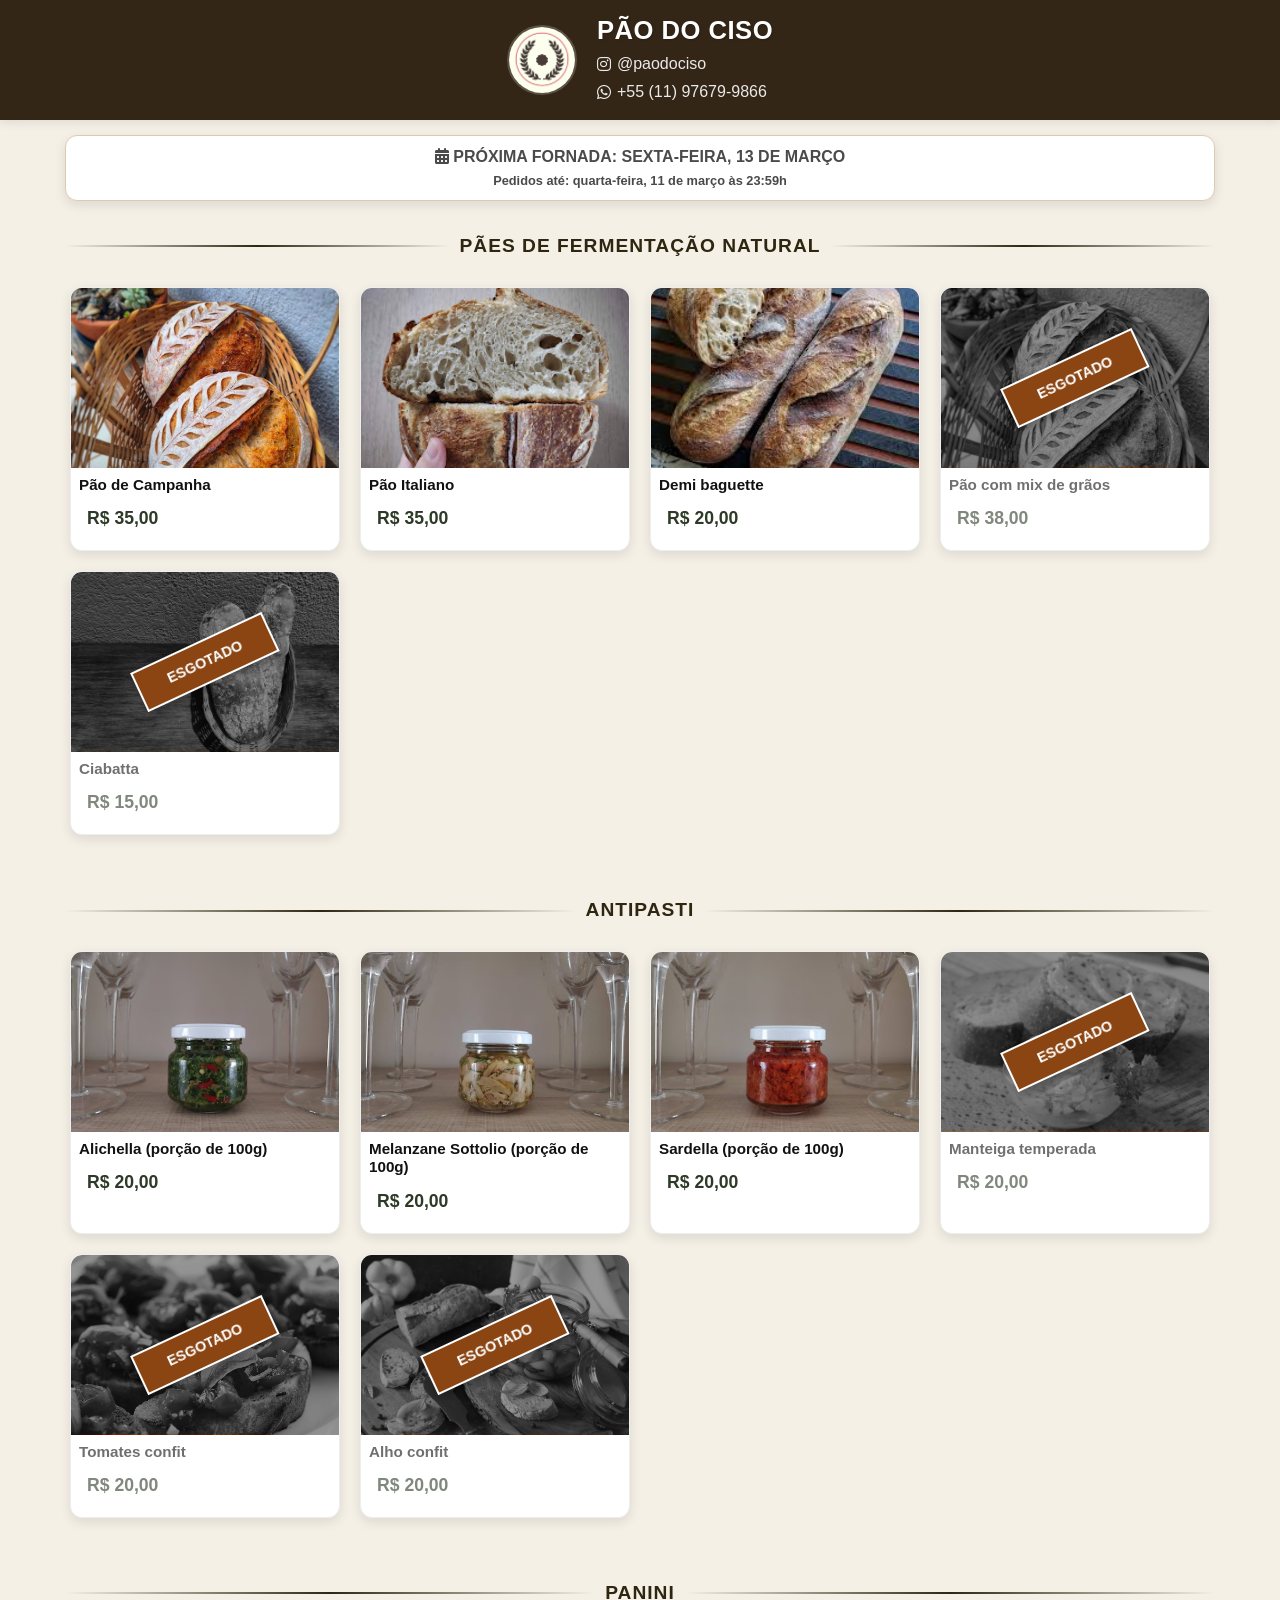
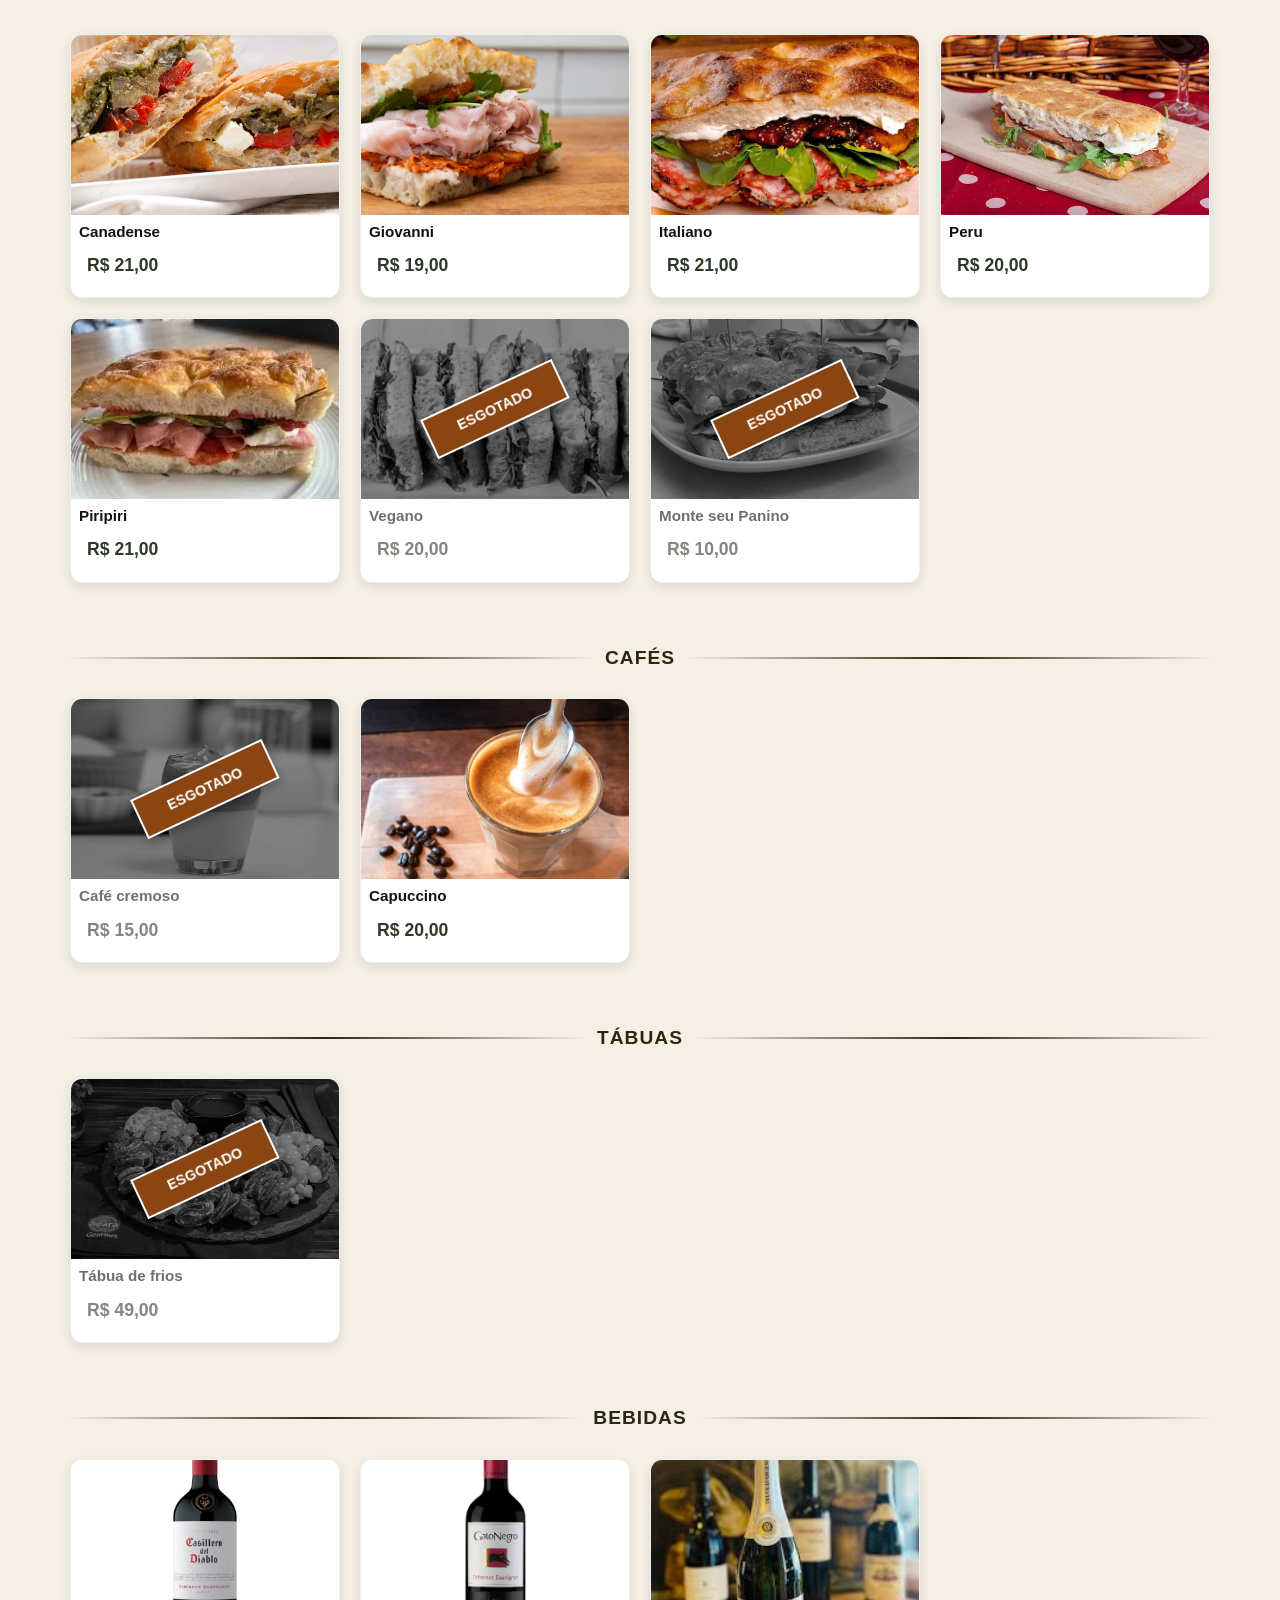
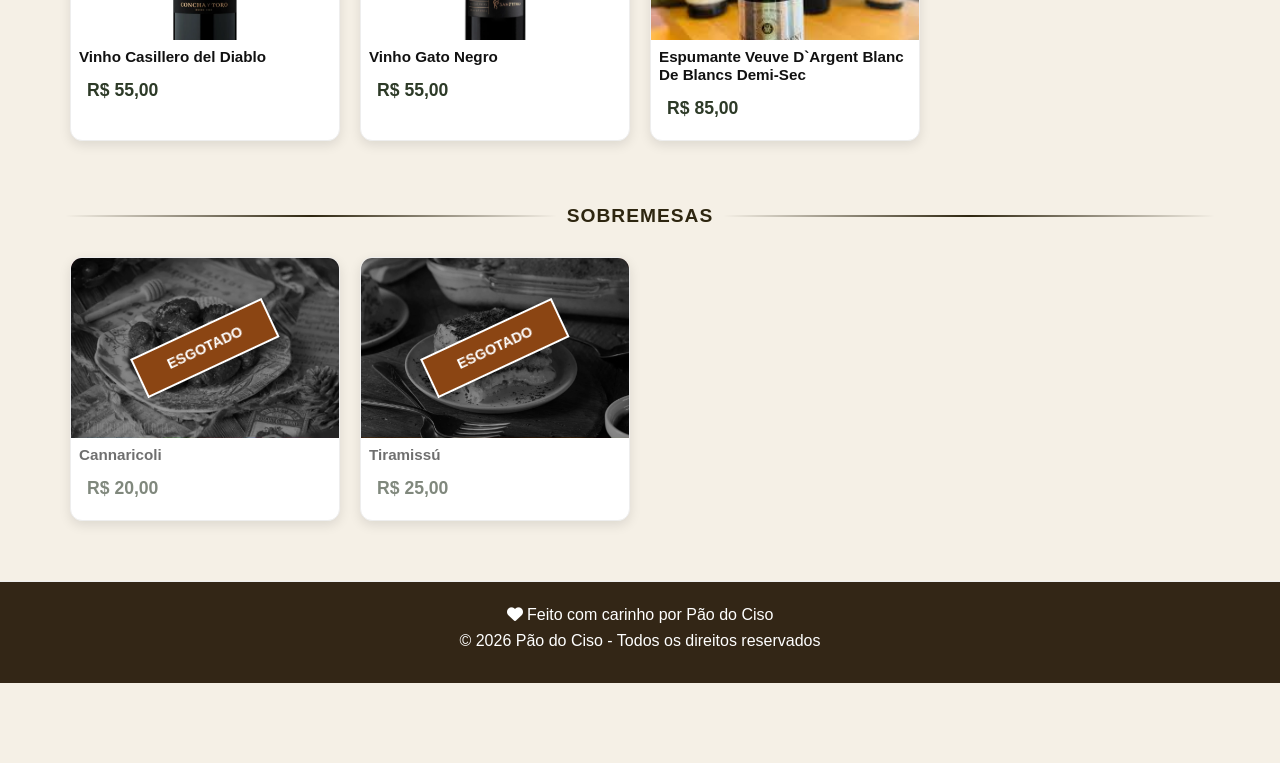
<file: index.html>
<!DOCTYPE html>
<html lang="pt-br">
<head>
    <meta charset="UTF-8">

    <!-- ===================== PERFORMANCE: PRECONNECT ===================== -->
    <!-- Avisa o browser sobre origens externas usadas logo no carregamento -->
    <link rel="preconnect" href="https://cdnjs.cloudflare.com" crossorigin>
    <link rel="preconnect" href="https://www.googletagmanager.com" crossorigin>
    <link rel="preconnect" href="https://cdn.onesignal.com" crossorigin>
    <link rel="preconnect" href="https://www.gstatic.com" crossorigin>
    <link rel="dns-prefetch" href="https://viacep.com.br">
    <link rel="dns-prefetch" href="https://api.whatsapp.com">

    <!-- ===================== GOOGLE ANALYTICS ===================== -->
    <script async src="https://www.googletagmanager.com/gtag/js?id=G-MT57NGKSM8"></script>
    <script>
        window.dataLayer = window.dataLayer || [];
        function gtag(){dataLayer.push(arguments);}
        gtag('js', new Date());
        gtag('config', 'G-MT57NGKSM8');
    </script>

    <meta name="viewport" content="width=device-width, initial-scale=1.0">
    <title>Pão do Ciso - Cardápio Digital</title>

    <!-- ===================== ESTILOS ===================== -->
    <link rel="stylesheet" href="css/01.default/style.css">
    <!-- Font Awesome com media=print trick para carregamento não-bloqueante -->
    <link rel="stylesheet"
          href="https://cdnjs.cloudflare.com/ajax/libs/font-awesome/6.0.0/css/all.min.css"
          media="print"
          onload="this.media='all'">
    <noscript>
        <link rel="stylesheet"
              href="https://cdnjs.cloudflare.com/ajax/libs/font-awesome/6.0.0/css/all.min.css">
    </noscript>

    <!-- ===================== FAVICON + PWA ===================== -->
    <link rel="icon" type="image/png" href="img/logo-paodociso.png">
    <link rel="manifest" href="manifest.json">
    <meta name="theme-color" content="#2d3a27">

    <!-- ===================== SEO / OG ===================== -->
    <meta name="description" content="Pães artesanais de fermentação natural, antepastos e produtos selecionados. Faça seu pedido para a próxima fornada do Pão do Ciso.">

    <meta property="og:type" content="website">
    <meta property="og:url" content="https://nanopadariapaodociso.web.app/">
    <meta property="og:title" content="Pão do Ciso | Pães Artesanais">
    <meta property="og:description" content="Pães de fermentação natural e antepastos artesanais. Faça seu pedido para a próxima fornada!">
    <meta property="og:image" content="https://nanopadariapaodociso.web.app/img/logo1200x630.png">
    <meta property="og:image:width" content="1200">
    <meta property="og:image:height" content="630">

    <meta name="twitter:card" content="summary_large_image">
    <meta name="twitter:url" content="https://nanopadariapaodociso.web.app/">
    <meta name="twitter:title" content="Pão do Ciso | Pães Artesanais">
    <meta name="twitter:description" content="Pães de fermentação natural e antepastos artesanais.">
    <meta name="twitter:image" content="https://nanopadariapaodociso.web.app/img/logo1200x630.png">

    <!-- ===================== ONESIGNAL ===================== -->
    <script src="https://cdn.onesignal.com/sdks/web/v16/OneSignalSDK.page.js" defer></script>
    <script>
    window.OneSignalDeferred = window.OneSignalDeferred || [];
    OneSignalDeferred.push(async function(OneSignal) {
        await OneSignal.init({
        appId: "77af3049-3199-4f06-b4e1-39cd5626636b",
        });
    });
    </script>

    <!-- ===================== SERVICE WORKER ===================== -->
    <script>
        if ('serviceWorker' in navigator) {
            window.addEventListener('load', () => {
                navigator.serviceWorker.register('./sw.js')
                    .then(reg => console.log('Service Worker registrado!', reg))
                    .catch(err => console.error('Falha no SW:', err));
            });
        }
    </script>

    <!-- ===================== SCRIPTS JS ===================== -->
    <!--
        ORDEM DE CARREGAMENTO:
        1. config.js       — sem defer: define window.config e window.log() imediatamente
        2. config.local.js — sem defer: preenche credenciais antes de qualquer outro script
        3. dados.js        — sem defer: dados puros, não precisa aguardar DOM
        4. Demais módulos  — com defer: manipulam DOM, aguardam DOMContentLoaded
        5. compat.js       — último, sem defer: registra aliases globais após todos os módulos
    -->
    <script src="js/config.js"></script>
    <script src="js/config.local.js"></script>
    <script src="js/dados.js"></script>

    <script src="js/state.js"               defer></script>
    <script src="js/utils.js"               defer></script>
    <script src="js/modais.js"              defer></script>
    <script src="js/notificacoes.js"        defer></script>
    <script src="js/fornada.js"             defer></script>
    <script src="js/cardapio.js"            defer></script>
    <script src="js/opcionais.js"           defer></script>
    <script src="js/produto-modal.js"       defer></script>
    <script src="js/carrinho.js"            defer></script>
    <script src="js/dados-cliente.js"       defer></script>
    <script src="js/cep-frete.js"           defer></script>
    <script src="js/pagamento.js"           defer></script>
    <script src="js/envio.js"               defer></script>
    <script src="js/address-manager.js"     defer></script>
    <script src="js/recuperacao-carrinho.js" defer></script>
    <script src="js/main.js"               defer></script>
    <!-- compat.js DEVE ser o último — sem defer para rodar após todos os módulos -->
    <script src="js/compat.js"             defer></script>

</head>
<body>

    <!-- ===================== BANNER DE INSTALAÇÃO PWA ===================== -->
    <div id="banner-instalar-app" class="banner-pwa banner-pwa-instalar">
        <img src="img/logo192x192.png" alt="Pão do Ciso" class="banner-pwa-logo">
        <div class="banner-pwa-texto">
            <div class="banner-pwa-titulo">Instalar Pão do Ciso</div>
            <div id="banner-instalar-subtexto" class="banner-pwa-subtitulo"></div>
        </div>
        <button id="btn-instalar-app" class="banner-pwa-btn-acao" style="display:none;">
            Instalar
        </button>
        <button class="banner-pwa-btn-fechar"
                onclick="document.getElementById('banner-instalar-app').style.display='none';
                         localStorage.setItem('pwa-banner-dispensado','1');">
            &times;
        </button>
    </div>

    <!-- ===================== BANNER DE NOTIFICAÇÕES ===================== -->
    <div id="banner-notificacoes" class="banner-pwa banner-pwa-notificacoes">
        <img src="img/logo192x192.png" alt="Pão do Ciso" class="banner-pwa-logo">
        <div class="banner-pwa-texto">
            <div class="banner-pwa-titulo">🔔 Ativar notificações</div>
            <div class="banner-pwa-subtitulo">Avise-me quando houver nova fornada disponível.</div>
        </div>
        <button id="btn-ativar-notificacoes" class="banner-pwa-btn-acao">
            Ativar
        </button>
        <button class="banner-pwa-btn-fechar"
                onclick="document.getElementById('banner-notificacoes').style.display='none';
                         localStorage.setItem('notif-banner-dispensado','1');">
            &times;
        </button>
    </div>

    <!-- ===================== CABEÇALHO PRINCIPAL ===================== -->
    <header class="cabecalho-principal">
        <div class="cabecalho-container">
            <img src="img/logo-paodociso.png"
                 alt="Pão do Ciso"
                 class="logo-cabecalho"
                 width="70" height="70">
            <div class="cabecalho-info">
                <h1 class="titulo-cabecalho">Pão do Ciso</h1>
                <div class="contatos-cabecalho">
                    <a href="https://instagram.com/paodociso" target="_blank" class="link-contato">
                        <i class="fab fa-instagram"></i> @paodociso
                    </a>
                    <a id="link-whatsapp-contato" href="#" target="_blank" class="link-contato">
                        <i class="fab fa-whatsapp"></i> <span id="texto-whatsapp-contato"></span>
                    </a>
                </div>
            </div>
        </div>
    </header>

    <!-- ===================== BANNER DE FORNADA ===================== -->
    <div class="container">
        <div class="banner-fornada" onclick="abrirModal('modal-informacoes-fornada')">
            <div class="fornada-conteudo">
                <h2 id="texto-data-fornada" class="fornada-titulo">
                    <i class="fas fa-calendar-alt"></i> PRÓXIMA FORNADA: CARREGANDO...
                </h2>
                <p id="texto-limite-pedido" class="fornada-subtitulo">
                    Pedidos até: carregando...
                </p>
            </div>
        </div>
    </div>

    <!-- ===================== ÁREA PRINCIPAL DE PRODUTOS ===================== -->
    <main id="container-aplicativo" class="container">
        <!-- Produtos carregados dinamicamente -->
    </main>

    <!-- ===================== BARRA FIXA DO CARRINHO ===================== -->
    <div id="barra-carrinho" class="barra-carrinho-fixa" onclick="abrirModalCarrinho()">
        <div class="barra-esquerda">
            <span class="quantidade-carrinho" id="resumo-quantidade-carrinho">0 itens</span>
            <span class="valor-carrinho" id="resumo-total-carrinho">R$ 0,00</span>
        </div>
        <div class="barra-direita">
            CARRINHO DE COMPRAS <i class="fas fa-shopping-basket"></i>
        </div>
    </div>

    <!-- ===================== OVERLAY PARA MODAIS ===================== -->
    <div id="overlay-modal" class="overlay-modal" onclick="fecharTodosModais()"></div>

    <!-- ===================== MODAL 7: CONTINUAR COMPRA ===================== -->
    <div id="modal-recuperar-carrinho" class="modal">
        <div class="conteudo-modal" style="text-align: center; padding: 30px 25px;">
            <div style="background: #f0f8f0; border-radius: 50%; width: 80px; height: 80px; display: flex; align-items: center; justify-content: center; margin: 0 auto 20px; border: 3px solid var(--verde-militar);">
                <i class="fas fa-shopping-basket" style="font-size: 2.5rem; color: var(--verde-militar);"></i>
            </div>
            <h3 class="titulo-modal" style="color: var(--marrom-cafe); margin-bottom: 15px;">
                CONTINUAR COMPRA ANTERIOR?
            </h3>
            <div class="texto-modal" style="margin: 20px 0; background: #f9f9f9; padding: 15px; border-radius: 10px; border: 1px solid #eee;">
                <p style="font-size: 1.1rem; margin-bottom: 10px;">
                    <i class="fas fa-exclamation-circle" style="color: var(--verde-militar); margin-right: 8px;"></i>
                    <strong style="color: var(--verde-militar);" id="quantidade-itens-recuperados">0</strong>
                    <span style="color: var(--cinza-escuro);">itens no seu carrinho</span>
                </p>
                <p style="color: var(--cinza-escuro); font-size: 0.9rem; line-height: 1.4;">
                    O que você quer fazer com esses itens?
                </p>
            </div>
            <div class="botoes-recuperacao">
                <button id="botao-manter-carrinho"
                        class="botao-acao"
                        style="background: var(--verde-militar); color: white; border: none; padding: 16px; border-radius: 10px; font-weight: 700; font-size: 0.95rem; cursor: pointer; display: flex; align-items: center; justify-content: center; gap: 10px; width: 100%;"
                        onclick="fecharModal('modal-recuperar-carrinho'); mostrarNotificacao('Carrinho mantido! Continue sua compra.');">
                    <i class="fas fa-check-circle"></i>
                    <span>MANTER ITENS<br><small style="font-size: 0.7rem; opacity: 0.9;">(Continuar comprando)</small></span>
                </button>
                <button id="botao-limpar-carrinho"
                        class="botao-acao"
                        style="background: #f8f8f8; color: var(--cinza-escuro); border: 2px solid #ddd; padding: 16px; border-radius: 10px; font-weight: 700; font-size: 0.95rem; cursor: pointer; display: flex; align-items: center; justify-content: center; gap: 10px; width: 100%;"
                        onclick="limparCarrinhoRecuperado()">
                    <i class="fas fa-trash-alt"></i>
                    <span>LIMPAR TUDO<br><small style="font-size: 0.7rem; opacity: 0.9;">(Começar do zero)</small></span>
                </button>
            </div>
            <p style="font-size: 0.75rem; color: #888; margin-top: 25px; line-height: 1.4;">
                <i class="fas fa-info-circle" style="margin-right: 5px;"></i>
                Você pode remover itens um por um depois, se preferir.
            </p>
        </div>
    </div>

    <!-- ===================== MODAL 1: INFORMAÇÕES DA FORNADA ===================== -->
    <div id="modal-informacoes-fornada" class="modal">
        <button class="botao-fechar-modal" onclick="fecharModal('modal-informacoes-fornada')">&times;</button>
        <div class="conteudo-modal-fornada">
            <div class="topo-informacao-fornada" style="text-align: center; margin-bottom: 15px;">
                <i class="fas fa-info-circle" style="font-size: 3rem; color: var(--verde-militar);"></i>
            </div>
            <h3 class="titulo-modal" style="text-align: center; margin-bottom: 20px; color: var(--marrom-cafe);">Informações Importantes</h3>
            <div class="destaque-fornada">
                <div class="bloco-data">
                    <span class="label-fornada">PRÓXIMA FORNADA</span>
                    <span id="data-fornada-info" class="valor-fornada">Carregando...</span>
                </div>
                <div class="bloco-data">
                    <span class="label-fornada">PRAZO LIMITE</span>
                    <span id="limite-fornada-info" class="valor-fornada">Carregando...</span>
                </div>
            </div>
            <div class="lista-dicas-fornada">
                <div class="dica-fornada">
                    <i class="fa-solid fa-hands"></i>
                    <p><strong>Produção Artesanal:</strong> Nossos pães são feitos com fermentação natural (Levain).</p>
                </div>
                <div class="dica-fornada">
                    <i class="fa-solid fa-seedling"></i>
                    <p><strong>Frescor Garantido:</strong> Tudo é assado na manhã do dia da entrega.</p>
                </div>
                <div class="dica-fornada">
                    <i class="fas fa-exclamation-triangle"></i>
                    <p><strong>Pedidos Limitados:</strong> Trabalhamos sob demanda com capacidade controlada.</p>
                </div>
            </div>
            <button class="botao-acao botao-verde-militar" onclick="fecharModal('modal-informacoes-fornada')">
                ENTENDI
            </button>
        </div>
    </div>

    <!-- ===================== MODAL 2: DETALHES DO PRODUTO ===================== -->
    <div id="modal-produto" class="modal">
        <div id="cabecalho-modal-produto" class="cabecalho-modal-produto"></div>
        <div id="corpo-modal-produto" class="corpo-modal-produto-scroll"></div>
        <div class="botoes-modal-produto">
            <div id="rodape-subtotal-produto"></div>
            <div class="par-botoes">
                <button id="botao-adicionar-simples"
                        class="botao-acao botao-bege"
                        onclick="adicionarItemAoCarrinho()">
                    <i class="fas fa-plus"></i> MAIS ITENS
                </button>
                <button id="botao-adicionar-e-ir-para-carrinho"
                        class="botao-acao botao-verde botao-avancar"
                        onclick="adicionarEIrParaCarrinho()"
                        style="display: none;">
                    <i class="fas fa-shopping-basket"></i> VER CARRINHO
                </button>
            </div>
        </div>
    </div>

    <!-- ===================== MODAL 3: CARRINHO DE COMPRAS ===================== -->
    <div id="modal-carrinho" class="modal">
        <div class="cabecalho-modal">
            <span class="titulo-cabecalho-modal">Carrinho de Compras</span>
            <button class="botao-fechar-modal" onclick="fecharModal('modal-carrinho')">&times;</button>
        </div>
        <div id="conteudo-carrinho" class="conteudo-modal-carrinho">
            <!-- Conteúdo dinâmico -->
        </div>
    </div>

    <!-- ===================== MODAL 4: DADOS DO CLIENTE ===================== -->
    <div id="modal-dados-cliente" class="modal">
        <div class="cabecalho-modal">
            <span class="titulo-cabecalho-modal">Seus Dados</span>
            <button class="botao-fechar-modal" onclick="fecharModal('modal-dados-cliente')">&times;</button>
        </div>
        <div class="conteudo-modal">
            <div class="formulario-dados">
                <div class="grupo-campo">
                    <label for="nome-cliente" class="rotulo-campo obrigatorio">NOME COMPLETO</label>
                    <input type="text" id="nome-cliente" class="campo-entrada"
                           placeholder="Como podemos te chamar?" autocomplete="name">
                </div>
                <div class="grupo-campo">
                    <label for="whatsapp-cliente" class="rotulo-campo obrigatorio">WHATSAPP</label>
                    <input type="tel" id="whatsapp-cliente" class="campo-entrada"
                           placeholder="(11) 98765-4321" autocomplete="tel">
                </div>

                <div id="secao-endereco" style="display: none;">
                    <div class="separador-endereco"></div>
                    <h4 class="subtitulo-endereco">
                        <i class="fas fa-map-marker-alt"></i> ENDEREÇO DE ENTREGA
                    </h4>
                    <div class="grupo-campo">
                        <label for="codigo-postal-cliente" class="rotulo-campo obrigatorio">CEP</label>
                        <input type="text" id="codigo-postal-cliente" class="campo-entrada"
                               placeholder="00000-000" maxlength="9"
                               oninput="formatarCodigoPostal(this)">
                        <small class="texto-ajuda">Digite 8 números para buscar automaticamente</small>
                    </div>
                    <div class="grupo-campo">
                        <label for="logradouro-cliente" class="rotulo-campo obrigatorio">RUA</label>
                        <input type="text" id="logradouro-cliente" class="campo-entrada campo-leitura"
                               placeholder="Será preenchido automaticamente">
                    </div>
                    <div class="grupo-duplo">
                        <div class="grupo-campo">
                            <label for="bairro-cliente" class="rotulo-campo obrigatorio">BAIRRO</label>
                            <input type="text" id="bairro-cliente" class="campo-entrada campo-leitura"
                                   placeholder="Será preenchido automaticamente">
                        </div>
                        <div class="grupo-campo">
                            <label for="cidade-cliente" class="rotulo-campo obrigatorio">CIDADE</label>
                            <input type="text" id="cidade-cliente" class="campo-entrada campo-leitura"
                                   placeholder="Será preenchido automaticamente">
                        </div>
                    </div>
                    <div class="grupo-duplo">
                        <div class="grupo-campo">
                            <label for="numero-residencia-cliente" class="rotulo-campo obrigatorio">NÚMERO</label>
                            <input type="text" id="numero-residencia-cliente" class="campo-entrada"
                                   placeholder="123" autocomplete="address-line2">
                        </div>
                        <div class="grupo-campo">
                            <label for="estado-cliente" class="rotulo-campo">ESTADO</label>
                            <input type="text" id="estado-cliente" class="campo-entrada campo-leitura"
                                   placeholder="UF" maxlength="2">
                        </div>
                    </div>
                    <div class="grupo-campo">
                        <label for="complemento-residencia-cliente" class="rotulo-campo">COMPLEMENTO</label>
                        <input type="text" id="complemento-residencia-cliente" class="campo-entrada"
                               placeholder="Apto 45, Bloco B" autocomplete="address-line3">
                    </div>
                    <div class="grupo-campo">
                        <label for="ponto-referencia-entrega" class="rotulo-campo">PONTO DE REFERÊNCIA</label>
                        <input type="text" id="ponto-referencia-entrega" class="campo-entrada"
                               placeholder="Ex: Próximo ao mercado, portão azul">
                    </div>
                    <div id="informacao-frete" class="card-frete-calculado" style="display: none;">
                        <div class="card-frete-icone"><i class="fas fa-motorcycle"></i></div>
                        <div class="card-frete-info">
                            <span class="card-frete-label">Taxa de entrega</span>
                            <span id="valor-frete" class="card-frete-valor">R$ 0,00</span>
                        </div>
                    </div>
                </div>
            </div>

            <div class="par-botoes">
                <button class="botao-acao botao-bege"
                        onclick="fecharModal('modal-dados-cliente'); abrirModal('modal-carrinho');">
                    <i class="fas fa-arrow-left"></i> VOLTAR
                </button>
                <button id="botao-prosseguir-pagamento"
                        class="botao-acao botao-verde-militar"
                        onclick="validarDadosCliente()">
                    CONTINUAR <i class="fas fa-arrow-right"></i>
                </button>
            </div>
        </div>
    </div>

    <!-- ===================== MODAL 5: FORMA DE PAGAMENTO ===================== -->
    <div id="modal-pagamento" class="modal">
        <div class="cabecalho-modal">
            <span class="titulo-cabecalho-modal">Forma de Pagamento</span>
            <button class="botao-fechar-modal" onclick="fecharTodosModais()">&times;</button>
        </div>
        <div class="conteudo-modal" style="padding: 20px;">
            <div id="resumo-final-pedido-pagamento"></div>
            <div class="opcoes-pagamento">
                <!-- PIX -->
                <div class="opcao-pagamento" onclick="selecionarPagamento('PIX', this)">
                    <span class="opcao-recomendado">RECOMENDADO</span>
                    <div class="opcao-cabecalho">
                        <i class="fa-brands fa-pix"></i>
                        <span class="opcao-titulo">PIX</span>
                    </div>
                    <div class="opcao-conteudo">
                        <div class="pix-valor">VALOR: <span id="valor-pix">R$ 0,00</span></div>
                        <div class="pix-qrcode">
                            <img src="img/qrcode-pix.png" alt="QR Code PIX" class="pix-qrcode-img">
                        </div>
                        <p class="pix-legenda">CLIQUE PARA COPIAR A CHAVE:</p>
                        <div class="pix-chave" onclick="copiarChavePix()">
                            <span id="texto-chave-pix"></span>
                            <i class="far fa-copy"></i>
                        </div>
                        <div id="mensagem-copiado" class="mensagem-sucesso">✅ Chave PIX copiada!</div>
                    </div>
                </div>
                <!-- Cartão -->
                <div class="opcao-pagamento" onclick="selecionarPagamento('Cartão', this)">
                    <div class="opcao-cabecalho">
                        <i class="fas fa-credit-card"></i>
                        <span class="opcao-titulo">CARTÃO (CRÉDITO/DÉBITO)</span>
                    </div>
                    <div class="opcao-conteudo">
                        <p class="opcao-descricao">Pague por aproximação na entrega ou peça o link via WhatsApp.</p>
                    </div>
                </div>
                <!-- Dinheiro -->
                <div class="opcao-pagamento" onclick="selecionarPagamento('Dinheiro', this)">
                    <div class="opcao-cabecalho">
                        <i class="fas fa-money-bill-wave"></i>
                        <span class="opcao-titulo">DINHEIRO</span>
                    </div>
                    <div class="opcao-conteudo">
                        <p class="opcao-descricao">Pagamento em espécie no ato da entrega.</p>
                        <p class="opcao-observacao"><i class="fas fa-info-circle"></i> Tenha o troco preparado, por favor.</p>
                    </div>
                </div>
            </div>
            <div class="par-botoes">
                <button class="botao-acao botao-bege"
                        onclick="fecharModal('modal-pagamento'); abrirModal('modal-dados-cliente');">
                    <i class="fas fa-arrow-left"></i> VOLTAR
                </button>
                <button id="botao-finalizar-pedido"
                        class="botao-acao botao-verde-militar"
                        onclick="finalizarPedido()"
                        disabled>
                    FINALIZAR <i class="fab fa-whatsapp"></i>
                </button>
            </div>
        </div>
    </div>

    <!-- ===================== MODAL 6: CONFIRMAÇÃO DE SUCESSO ===================== -->
    <div id="modal-sucesso" class="modal">
        <div class="conteudo-modal-sucesso">
            <div class="icone-sucesso"><i class="fas fa-check-circle"></i></div>
            <h3 class="titulo-sucesso">PEDIDO ENVIADO COM SUCESSO!</h3>
            <div class="mensagem-sucesso">
                <p>✅ Seu pedido foi registrado em nosso sistema.</p>
                <p>📱 O WhatsApp deve abrir em uma nova aba em instantes...</p>
                <p>💬 Caso não tenha aberto, use o botão abaixo:</p>
            </div>
            <div class="detalhes-pedido">
                <div class="detalhe-item">
                    <i class="fas fa-receipt"></i>
                    <span>Nº do Pedido: <strong id="numero-pedido">#0001</strong></span>
                </div>
                <div class="detalhe-item">
                    <i class="fas fa-clock"></i>
                    <span>Horário: <strong id="horario-pedido">00:00</strong></span>
                </div>
            </div>
            <button id="botao-reenviar-whatsapp"
                    class="botao-acao botao-verde-militar"
                    onclick="reenviarPedidoWhatsapp()"
                    style="margin-bottom: 15px; width: 100%; display: flex; align-items: center; justify-content: center; gap: 10px;">
                REENVIAR PEDIDO PELO WHATSAPP <i class="fab fa-whatsapp"></i>
            </button>
            <button id="botao-fechar-sucesso"
                    class="botao-acao botao-contorno"
                    onclick="reiniciarFluxoCompra()"
                    style="width: 100%; display: flex; align-items: center; justify-content: center; gap: 10px;">
                <i class="fas fa-home"></i> VOLTAR AO CARDÁPIO
            </button>
            <p class="texto-agradecimento">Obrigado por escolher o Pão do Ciso! 🥖</p>
        </div>
    </div>

    <!-- ===================== RODAPÉ ===================== -->
    <footer class="rodape">
        <div class="container">
            <p class="texto-rodape"><i class="fas fa-heart"></i> Feito com carinho por Pão do Ciso</p>
            <p class="copyright">© 2026 Pão do Ciso - Todos os direitos reservados</p>
        </div>
    </footer>

    <!-- ===================== PWA — INSTALAÇÃO + NOTIFICAÇÕES ===================== -->
    <script>
        (function() {
            const jaPWA    = window.matchMedia('(display-mode: standalone)').matches;
            const isIOS    = /iphone|ipad|ipod/i.test(navigator.userAgent);
            const isSafari = /^((?!chrome|android).)*safari/i.test(navigator.userAgent);

            function mostrarBannerNotificacoes() {
                if (localStorage.getItem('notif-banner-dispensado')) return;
                if (typeof Notification === 'undefined') return;
                if (Notification.permission === 'granted') return;
                if (isIOS) return;

                const bannerNotif = document.getElementById('banner-notificacoes');
                const btnAtivar   = document.getElementById('btn-ativar-notificacoes');

                bannerNotif.style.display = 'flex';

                btnAtivar.onclick = async () => {
                    bannerNotif.style.display = 'none';
                    localStorage.setItem('notif-banner-dispensado', '1');
                    if (window.OneSignalDeferred) {
                        OneSignalDeferred.push(async function(OneSignal) {
                            await OneSignal.Notifications.requestPermission();
                        });
                    }
                };
            }

            if (!localStorage.getItem('pwa-banner-dispensado') && !jaPWA) {
                const banner      = document.getElementById('banner-instalar-app');
                const subtexto    = document.getElementById('banner-instalar-subtexto');
                const btnInstalar = document.getElementById('btn-instalar-app');
                let promptEvento  = null;

                window.addEventListener('beforeinstallprompt', (e) => {
                    e.preventDefault();
                    promptEvento = e;
                    subtexto.textContent = 'Adicione o app na tela inicial para pedir mais facilmente.';
                    btnInstalar.style.display = 'block';

                    btnInstalar.onclick = async () => {
                        promptEvento.prompt();
                        const { outcome } = await promptEvento.userChoice;
                        banner.style.display = 'none';
                        localStorage.setItem('pwa-banner-dispensado', '1');
                        setTimeout(mostrarBannerNotificacoes, 800);
                    };

                    banner.querySelector('.banner-pwa-btn-fechar').onclick = () => {
                        banner.style.display = 'none';
                        localStorage.setItem('pwa-banner-dispensado', '1');
                        setTimeout(mostrarBannerNotificacoes, 800);
                    };

                    banner.style.display = 'flex';
                });

                if (isIOS && isSafari) {
                    subtexto.textContent = 'Toque em Compartilhar > "Adicionar à Tela de Início".';
                    btnInstalar.style.display = 'none';
                    banner.querySelector('.banner-pwa-btn-fechar').onclick = () => {
                        banner.style.display = 'none';
                        localStorage.setItem('pwa-banner-dispensado', '1');
                    };
                    banner.style.display = 'flex';
                }
            } else {
                setTimeout(mostrarBannerNotificacoes, 1500);
            }
        })();
    </script>

</body>
</html>
</file>
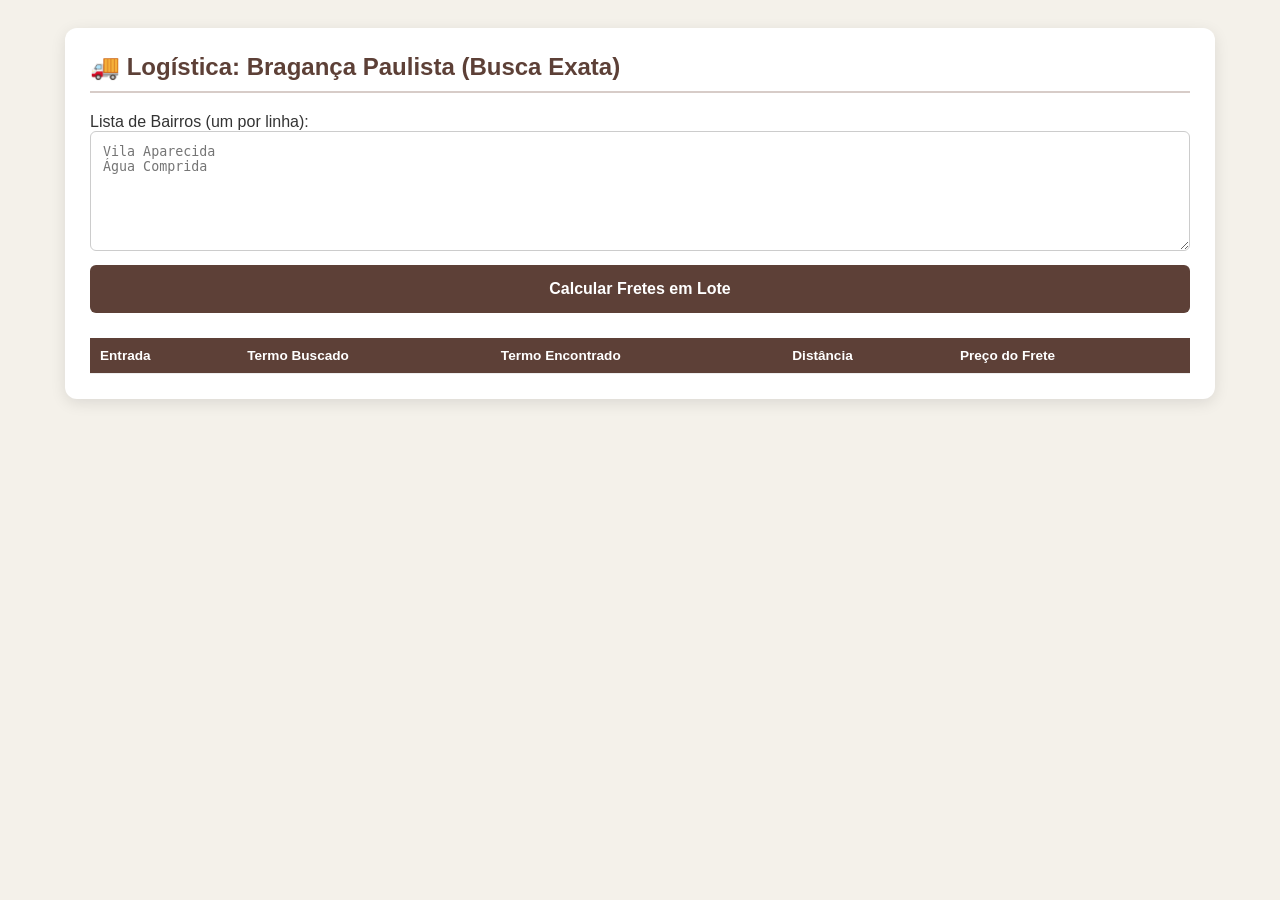
<file: apps-teste/distancia-bairro.html>
<!DOCTYPE html>
<html lang="pt-br">
<head>
    <meta charset="UTF-8">
    <title>Calculadora de Frete - Pão do Ciso</title>
    <style>
        body { font-family: 'Segoe UI', sans-serif; padding: 20px; background: #f4f1ea; color: #333; }
        .container { max-width: 1100px; margin: auto; background: white; padding: 25px; border-radius: 12px; box-shadow: 0 4px 15px rgba(0,0,0,0.1); }
        h2 { color: #5d4037; border-bottom: 2px solid #d7ccc8; padding-bottom: 10px; margin-top: 0; }
        textarea { width: 100%; height: 120px; padding: 12px; border: 1px solid #ccc; border-radius: 6px; margin-bottom: 10px; box-sizing: border-box; }
        button { background: #5d4037; color: white; border: none; padding: 15px; border-radius: 6px; cursor: pointer; width: 100%; font-weight: bold; font-size: 1rem; }
        table { width: 100%; border-collapse: collapse; margin-top: 25px; }
        th, td { text-align: left; padding: 10px; border-bottom: 1px solid #eee; font-size: 0.85rem; }
        th { background: #5d4037; color: white; }
        .valor-frete { font-weight: bold; color: #2e7d32; }
        .erro-msg { color: #c62828; font-size: 0.75rem; }
    </style>
</head>
<body>

<div class="container">
    <h2>🚚 Logística: Bragança Paulista (Busca Exata)</h2>
    
    <label>Lista de Bairros (um por linha):</label>
    <textarea id="lista-bairros" placeholder="Vila Aparecida&#10;Água Comprida"></textarea>
    <button onclick="processarLote()">Calcular Fretes em Lote</button>
    
    <div id="progresso" style="margin: 15px 0; font-weight: bold; color: #795548;"></div>

    <table id="tabela-resultados">
        <thead>
            <tr>
                <th>Entrada</th>
                <th>Termo Buscado</th>
                <th>Termo Encontrado</th>
                <th>Distância</th>
                <th>Preço do Frete</th>
            </tr>
        </thead>
        <tbody></tbody>
    </table>
</div>

<script>
    const ORIGEM = { lat: -22.9531, lon: -46.5419 };

    function calcularPrecoFrete(kmStr) {
        const km = parseFloat(kmStr);
        if (isNaN(km)) return "---";
        const kmArredondado = Math.ceil(km);
        const base = kmArredondado * 2 * 0.9;
        const total = base * 1.5;
        return "R$ " + total.toLocaleString('pt-BR', { minimumFractionDigits: 2, maximumFractionDigits: 2 });
    }

    async function processarLote() {
        const linhas = document.getElementById('lista-bairros').value.split('\n').filter(l => l.trim() !== "");
        const tbody = document.querySelector('#tabela-resultados tbody');
        const progresso = document.getElementById('progresso');
        tbody.innerHTML = "";

        for (let entrada of linhas) {
            let termo = entrada.trim();
            progresso.innerText = `Processando: ${termo}...`;
            
            let nomeOficial = "Não encontrado";
            let distKm = "---";
            let erroLog = "";

            // 1. BUSCA DE COORDENADAS (Nominatim)
            // Usando apenas 'q' e concatenando a cidade para evitar erro 400 de parâmetros mal formados
            const query = `${termo}, Bragança Paulista, SP, Brasil`;
            const urlSearch = `https://nominatim.openstreetmap.org/search?format=json&q=${encodeURIComponent(query)}&limit=1`;
            
            try {
                const res = await fetch(urlSearch, {
                    headers: { 'Accept-Language': 'pt-BR', 'User-Agent': 'PaoDoCisoConsultas' }
                });

                if (!res.ok) throw new Error(`Status: ${res.status}`);

                const dados = await res.json();

                if (dados && dados.length > 0) {
                    const local = dados[0];
                    nomeOficial = local.display_name.split(',')[0];

                    // 2. BUSCA DE DISTÂNCIA (OSRM)
                    const urlRoute = `https://router.project-osrm.org/route/v1/driving/${ORIGEM.lon},${ORIGEM.lat};${local.lon},${local.lat}?overview=false`;
                    const resRoute = await fetch(urlRoute);
                    const dataRoute = await resRoute.json();
                    
                    if (dataRoute.routes && dataRoute.routes[0]) {
                        distKm = (dataRoute.routes[0].distance / 1000).toFixed(2);
                    }
                }
            } catch (e) {
                erroLog = `<br><span class="erro-msg">Erro: API offline ou bloqueio</span>`;
                console.error(e);
            }

            tbody.innerHTML += `
                <tr>
                    <td>${entrada}</td>
                    <td>${termo}</td>
                    <td>${nomeOficial}${erroLog}</td>
                    <td>${distKm !== "---" ? distKm + " km" : "---"}</td>
                    <td class="valor-frete">${calcularPrecoFrete(distKm)}</td>
                </tr>`;
            
            // Pausa obrigatória de 1.5s para evitar bloqueio 403/429
            await new Promise(r => setTimeout(r, 4000));
        }
        progresso.innerText = "Concluído.";
    }
</script>
</body>
</html>
</file>
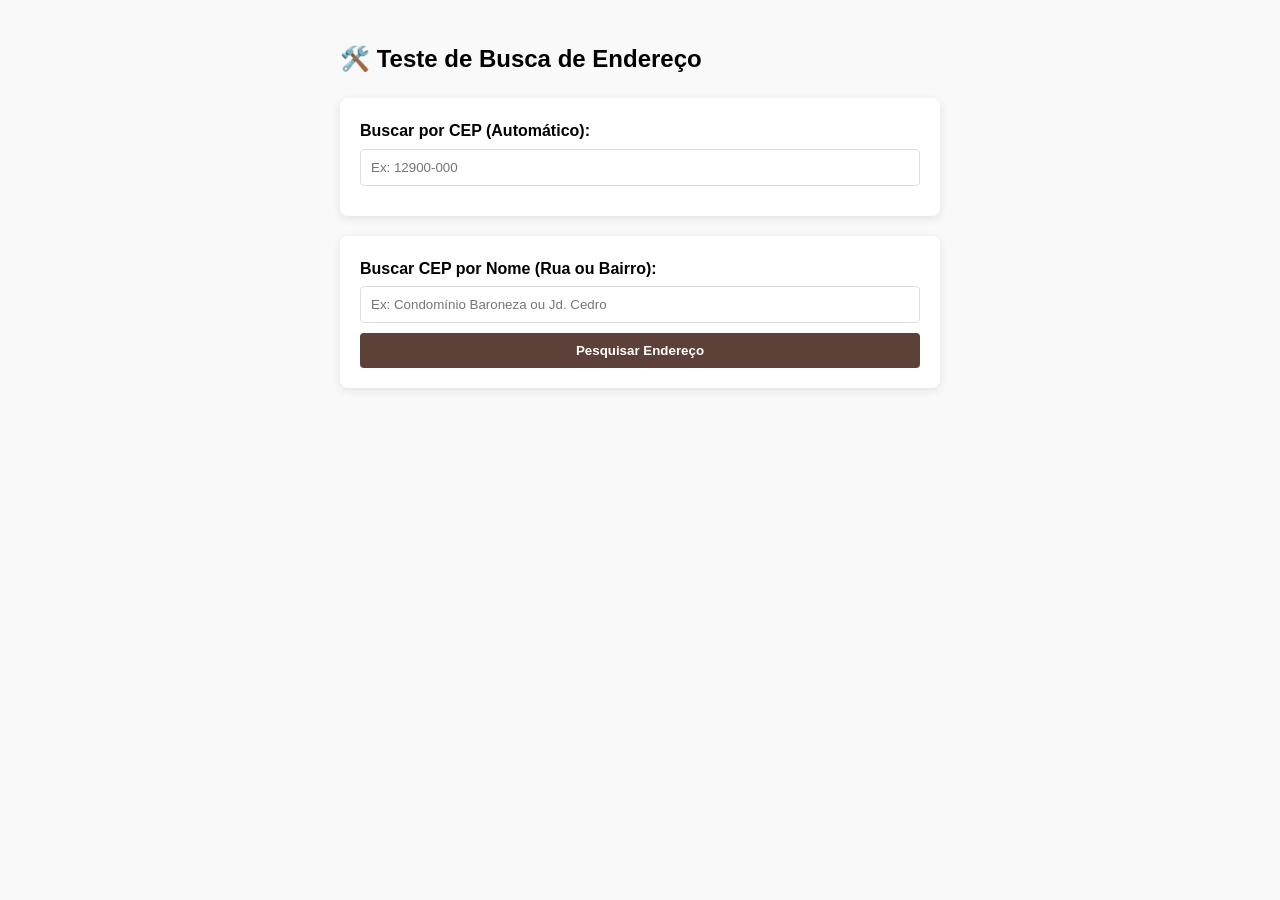
<file: apps-teste/teste.cep.html>
<!DOCTYPE html>
<html lang="pt-br">
<head>
    <meta charset="UTF-8">
    <meta name="viewport" content="width=device-width, initial-scale=1.0">
    <title>Teste de Busca Avançada - Pão do Ciso</title>
    <style>
        body { font-family: sans-serif; padding: 20px; line-height: 1.6; max-width: 600px; margin: auto; background-color: #f9f9f9; }
        .card { background: white; padding: 20px; border-radius: 8px; box-shadow: 0 2px 10px rgba(0,0,0,0.1); margin-bottom: 20px; }
        label { display: block; font-weight: bold; margin-bottom: 5px; }
        input { width: 100%; padding: 10px; margin-bottom: 10px; border: 1px solid #ddd; border-radius: 4px; box-sizing: border-box; }
        button { background: #5d4037; color: white; border: none; padding: 10px 15px; border-radius: 4px; cursor: pointer; width: 100%; font-weight: bold; }
        button:hover { background: #4e342e; }
        .resultado { background: #e3f2fd; padding: 15px; border-left: 5px solid #2196f3; margin-top: 15px; display: none; }
        .item-lista { border-bottom: 1px solid #ccc; padding: 10px 0; cursor: pointer; }
        .item-lista:hover { background: #f0f0f0; }
        .tag { font-size: 0.7rem; background: #eee; padding: 2px 5px; border-radius: 3px; color: #666; }
    </style>
</head>
<body>

    <h2>🛠️ Teste de Busca de Endereço</h2>

    <div class="card">
        <label>Buscar por CEP (Automático):</label>
        <input type="text" id="cep-input" placeholder="Ex: 12900-000" maxlength="9">
        <div id="res-cep" class="resultado"></div>
    </div>

    <div class="card">
        <label>Buscar CEP por Nome (Rua ou Bairro):</label>
        <input type="text" id="nome-input" placeholder="Ex: Condomínio Baroneza ou Jd. Cedro">
        <button onclick="executarBuscaPorNome()">Pesquisar Endereço</button>
        <div id="lista-resultados" class="resultado"></div>
    </div>

    <script>
        // Configurações básicas conforme seus arquivos
        const CIDADE = "Bragança Paulista";
        const UF = "SP";

        // 1. A LÓGICA DE RESTRIÇÃO (Limpeza de termos)
        function limparTermosBusca(texto) {
            // Termos a serem eliminados conforme sua restrição
            const termosRuido = [
                /condomínio/gi, /condominio/gi, /cond\./gi,
                /jardim/gi, /jd\./gi,
                /residencial/gi, /res\./gi,
                /bairro/gi, /parque/gi, /prq\./gi,
                /vila/gi, /loteamento/gi
            ];

            let termoLimpo = texto;
            termosRuido.forEach(reg => {
                termoLimpo = termoLimpo.replace(reg, '');
            });

            return termoLimpo.trim();
        }

        // 2. BUSCA POR NOME NA API VIACEP
        async function executarBuscaPorNome() {
            const input = document.getElementById('nome-input').value;
            const termoReal = limparTermosBusca(input);
            const container = document.getElementById('lista-resultados');

            if (termoReal.length < 3) {
                alert("Por favor, digite um nome mais específico (mínimo 3 letras úteis).");
                return;
            }

            container.style.display = 'block';
            container.innerHTML = `<i>Buscando por: "<strong>${termoReal}</strong>"...</i>`;

            try {
                // A API ViaCEP exige pelo menos 3 caracteres no termo de busca
                const url = `https://viacep.com.br/ws/${UF}/${CIDADE}/${termoReal}/json/`;
                const response = await fetch(url);
                const dados = await response.json();

                if (!dados.length) {
                    container.innerHTML = "Nenhum resultado encontrado para esse nome.";
                    return;
                }

                container.innerHTML = `<strong>Resultados encontrados:</strong><br>`;
                dados.forEach(item => {
                    const div = document.createElement('div');
                    div.className = 'item-lista';
                    div.innerHTML = `
                        <span class="tag">${item.cep}</span><br>
                        <strong>${item.logradouro}</strong><br>
                        <small>${item.bairro} - ${item.localidade}</small>
                    `;
                    container.appendChild(div);
                });

            } catch (e) {
                container.innerHTML = "Erro ao processar busca por nome.";
            }
        }

        // 3. BUSCA POR CEP (Lógica original do seu address-manager.js)
        document.getElementById('cep-input').addEventListener('input', async (e) => {
            let v = e.target.value.replace(/\D/g, '');
            if (v.length > 5) v = v.substring(0, 5) + '-' + v.substring(5, 8);
            e.target.value = v;

            if (v.replace('-', '').length === 8) {
                const resDiv = document.getElementById('res-cep');
                resDiv.style.display = 'block';
                resDiv.innerHTML = "Buscando...";
                
                const response = await fetch(`https://viacep.com.br/ws/${v.replace('-','')}/json/`);
                const d = await response.json();
                
                resDiv.innerHTML = d.erro ? "CEP não encontrado" : 
                    `<strong>${d.bairro}</strong><br>${d.logradouro}<br>${d.localidade}/${d.uf}`;
            }
        });
    </script>
</body>
</html>
</file>
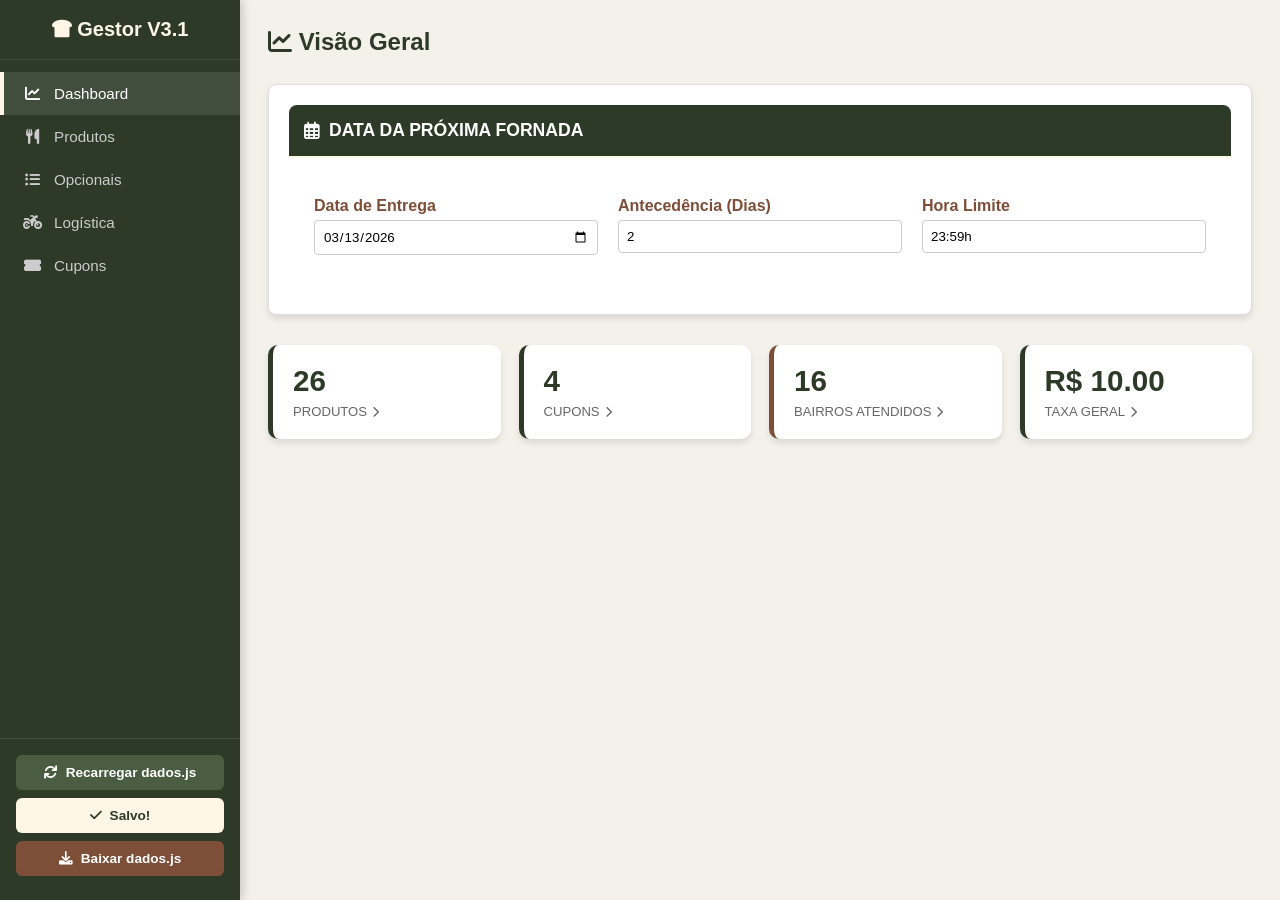
<file: painelDeGestao/painelDeGestao-v4.0.index.html>
<!DOCTYPE html>
<html lang="pt-br">
<head>
    <meta charset="UTF-8">
    <meta name="viewport" content="width=device-width, initial-scale=1.0">
    <title>Painel Administrativo v3.1 | Pão do Ciso</title>
    <link rel="stylesheet" href="https://cdnjs.cloudflare.com/ajax/libs/font-awesome/6.0.0/css/all.min.css">
    <link rel="stylesheet" href="style.css">
</head>
<body>
    <div class="sidebar">
        <div class="logo-area">
            <h2><i class="fas fa-bread-slice"></i> Gestor V3.1</h2>
        </div>
        <nav class="nav-menu">
            <div class="nav-item" id="nav-dashboard" onclick="navegarPara('dashboard')">
                <i class="fas fa-chart-line"></i> Dashboard
            </div>
            <div class="nav-item" id="nav-produtos" onclick="navegarPara('produtos')">
                <i class="fas fa-utensils"></i> Produtos
            </div>
            <div class="nav-item" id="nav-opcionais" onclick="navegarPara('opcionais')">
                <i class="fas fa-list-ul"></i> Opcionais
            </div>
            <div class="nav-item" id="nav-logistica" onclick="navegarPara('logistica')">
                <i class="fas fa-motorcycle"></i> Logística
            </div>
            <div class="nav-item" id="nav-cupons" onclick="navegarPara('cupons')">
                <i class="fas fa-ticket-alt"></i> Cupons
            </div>
        </nav>
        <div class="action-area">
            <button class="btn-action" style="background: #4a5d42; color: white;" onclick="carregarDadosJS()">
                <i class="fas fa-sync"></i> Recarregar dados.js
            </button>
            <button class="btn-action btn-save" onclick="persistir()">
                <i class="fas fa-save"></i> Salvar Local
            </button>
            <button class="btn-action btn-download" onclick="baixarDados()">
                <i class="fas fa-download"></i> Baixar dados.js
            </button>
        </div>
    </div>

    <div class="main-content" id="conteudo-principal"></div>

    <div class="modal-overlay" id="modal-container"></div>

    <script src="script.js"></script>

    <template id="tmpl-modal-produto">
        <h2>Editar Produto</h2>
        <div class="form-group">
            <label>Nome do Produto</label>
            <div style="display: flex; gap: 5px;">
                <input id="prod-nome" style="flex: 1;">
                <button type="button" class="btn-action btn-google-search" style="width: auto; margin: 0; background: #4285F4; color: white; padding: 0 15px;">
                    <i class="fab fa-google"></i>
                </button>
            </div>
        </div>
        <div class="form-group">
            <label>Status e Disponibilidade</label>
            <div style="display: flex; gap: 10px;">
                <button type="button" id="btn-modal-vis" class="btn-toggle" style="flex: 1; justify-content: center; padding: 10px;">
                    <i class="fas"></i> <span style="margin-left:8px"></span>
                </button>
                <button type="button" id="btn-modal-esg" class="btn-toggle" style="flex: 1; justify-content: center; padding: 10px;">
                    <i class="fas"></i> <span style="margin-left:8px"></span>
                </button>
            </div>
        </div>
        <div class="form-group"><label>Descrição</label><textarea id="prod-desc" rows="3"></textarea></div>
        <div style="display:grid; grid-template-columns: 1fr 1fr; gap:15px;">
            <div class="form-group"><label>Preço (R$)</label><input type="number" step="0.5" id="prod-preco"></div>
            <div class="form-group">
                <label>Imagem</label>
                <div style="display: flex; gap: 5px;">
                    <input id="prod-img" readonly style="flex: 1; background: #f0f0f0; cursor: not-allowed;">
                    <button type="button" class="btn-action btn-open-file" style="width: auto; margin: 0; padding: 0 15px; background: #7d4f39; color: white;">
                        <i class="fas fa-folder-open"></i>
                    </button>
                </div>
                <input type="file" id="file-input" style="display: none;">
            </div>
        </div>
        <div class="form-group">
            <label>Opcionais (Clique para ativar)</label>
            <div id="opcionais-container" class="badges-container"></div>
        </div>
        <div class="modal-footer">
            <button class="btn-cancel" onclick="fecharModal()">Cancelar</button>
            <button class="btn-confirm" id="btn-salvar-produto">Salvar</button>
        </div>
    </template>

    <template id="tmpl-dashboard">
        <header><h1><i class="fas fa-chart-line"></i> Visão Geral</h1></header>
        <div class="secao-container" style="margin-bottom: 30px; border: 1px solid #ddd; border-radius: 8px; background: #fff; box-shadow: var(--shadow);">
            <div class="secao-header" style="background: var(--verde-militar); color: white; border-radius: 8px 8px 0 0; padding: 15px;">
                <div class="secao-titulo" style="color: white;"><i class="far fa-calendar-alt"></i> DATA DA PRÓXIMA FORNADA</div>
            </div>
            <div style="display: grid; grid-template-columns: repeat(auto-fit, minmax(200px, 1fr)); gap: 20px; padding: 25px;">
                <div class="form-group">
                    <label style="font-weight: bold; color: var(--marrom-detalhe);">Data de Entrega</label>
                    <input type="date" id="dash-data" style="width: 100%; padding: 8px; border: 1px solid #ccc; border-radius: 4px;">
                </div>
                <div class="form-group">
                    <label style="font-weight: bold; color: var(--marrom-detalhe);">Antecedência (Dias)</label>
                    <input type="number" id="dash-dias" style="width: 100%; padding: 8px; border: 1px solid #ccc; border-radius: 4px;">
                </div>
                <div class="form-group">
                    <label style="font-weight: bold; color: var(--marrom-detalhe);">Hora Limite</label>
                    <input type="text" id="dash-hora" style="width: 100%; padding: 8px; border: 1px solid #ccc; border-radius: 4px;">
                </div>
            </div>
        </div>
        <div class="stats-grid" id="dashboard-stats" style="margin-bottom: 40px;"></div>
    </template>
    
    <template id="tmpl-logistica">
        <header><h1><i class="fas fa-truck"></i> Logística e Entrega</h1></header>
        <div class="secao-container" style="margin-bottom:20px;">
            <div class="secao-header"><div class="secao-titulo">Taxa de Entrega Geral</div></div>
            <div style="padding: 20px;">
                <div class="form-group" style="max-width: 200px;">
                    <label>Valor Padrão (R$)</label>
                    <input type="number" step="0.5" id="log-taxa-geral">
                </div>
            </div>
        </div>
        <div class="secao-container">
            <div class="secao-header"><div class="secao-titulo">Bairros e Taxas Específicas</div></div>
            <div style="padding: 20px;">
                <table style="width: 100%; border-collapse: collapse;">
                    <thead>
                        <tr style="text-align: left; border-bottom: 2px solid #eee;">
                            <th style="padding: 10px;">Bairro</th>
                            <th style="padding: 10px; width: 150px;">Taxa (R$)</th>
                            <th style="padding: 10px; width: 50px;"></th>
                        </tr>
                    </thead>
                    <tbody id="corpo-tabela-bairros"></tbody>
                </table>
            </div>
        </div>
    </template>

    <template id="tmpl-secao-produto">
        <div class="secao-container" draggable="true">
            <div class="secao-header">
                <div class="secao-titulo">
                    <i class="fas fa-grip-vertical drag-handle"></i> 
                    <span class="nome-da-sessao"></span>
                </div>
                <div class="botoes-sessao"></div>
            </div>
            <table>
                <thead>
                    <tr>
                        <th class="col-drag"></th>
                        <th class="col-prod">Produto</th>
                        <th class="col-preco">Preço</th>
                        <th class="col-status">Status</th>
                        <th class="col-acoes">Editar</th>
                    </tr>
                </thead>
                <tbody class="corpo-produtos"></tbody>
            </table>
        </div>
    </template>

    <template id="tmpl-gestao-opcionais">
        <header>
            <h1><i class="fas fa-list-ul"></i> Configuração de Opcionais</h1>
            <p style="color: #666;">Gerencie grupos e preços de acompanhamentos por categoria.</p>
        </header>
        <div id="container-lista-mestra-ops"></div>
    </template>

    <template id="tmpl-cupons">
        <header>
            <h1><i class="fas fa-ticket-alt"></i> Cupons de Desconto</h1>
            <button class="btn-action btn-add" id="btn-novo-cupom" style="width:auto;">+ Novo Cupom</button>
        </header>
        <div class="secao-container">
            <table>
                <thead>
                    <tr>
                        <th>Código</th>
                        <th>Tipo</th>
                        <th>Valor</th>
                        <th style="width: 100px;">Ações</th>
                    </tr>
                </thead>
                <tbody id="corpo-tabela-cupons"></tbody>
            </table>
        </div>
    </template>
</body>
</html>
</file>
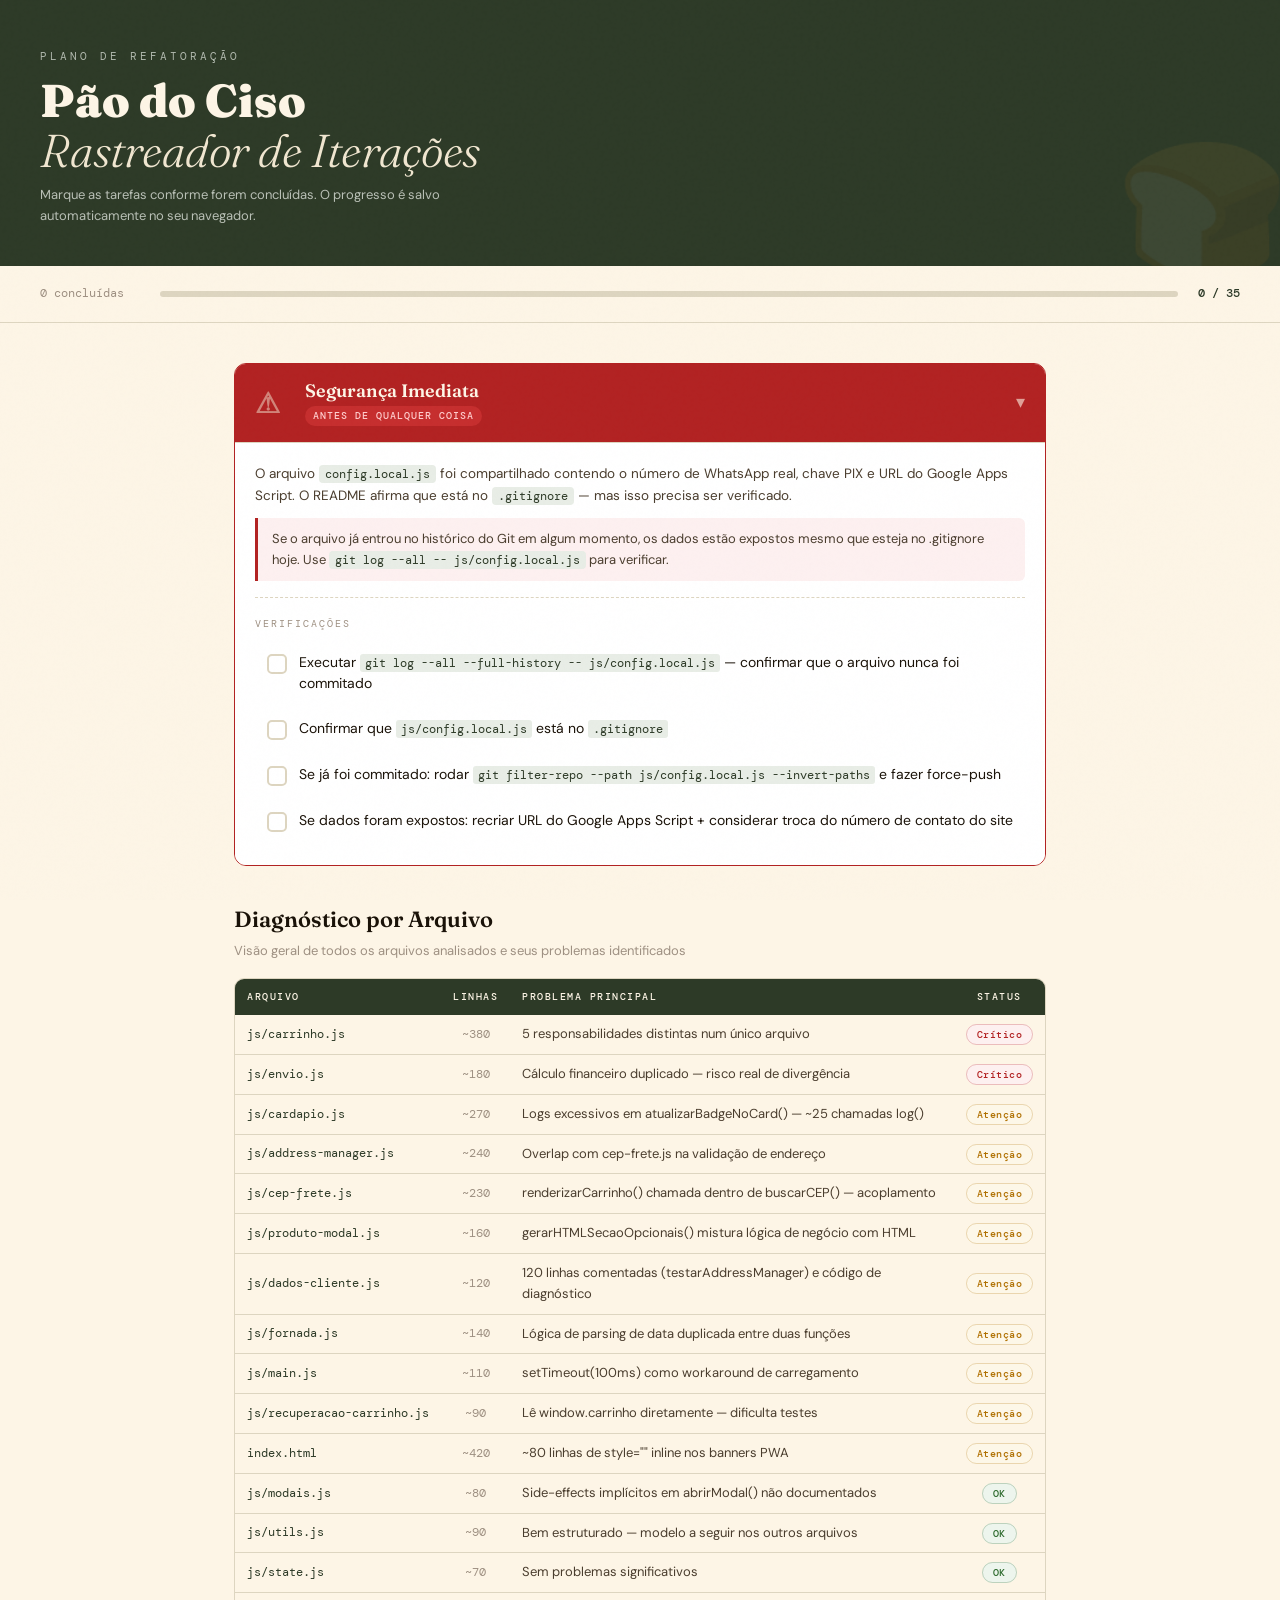
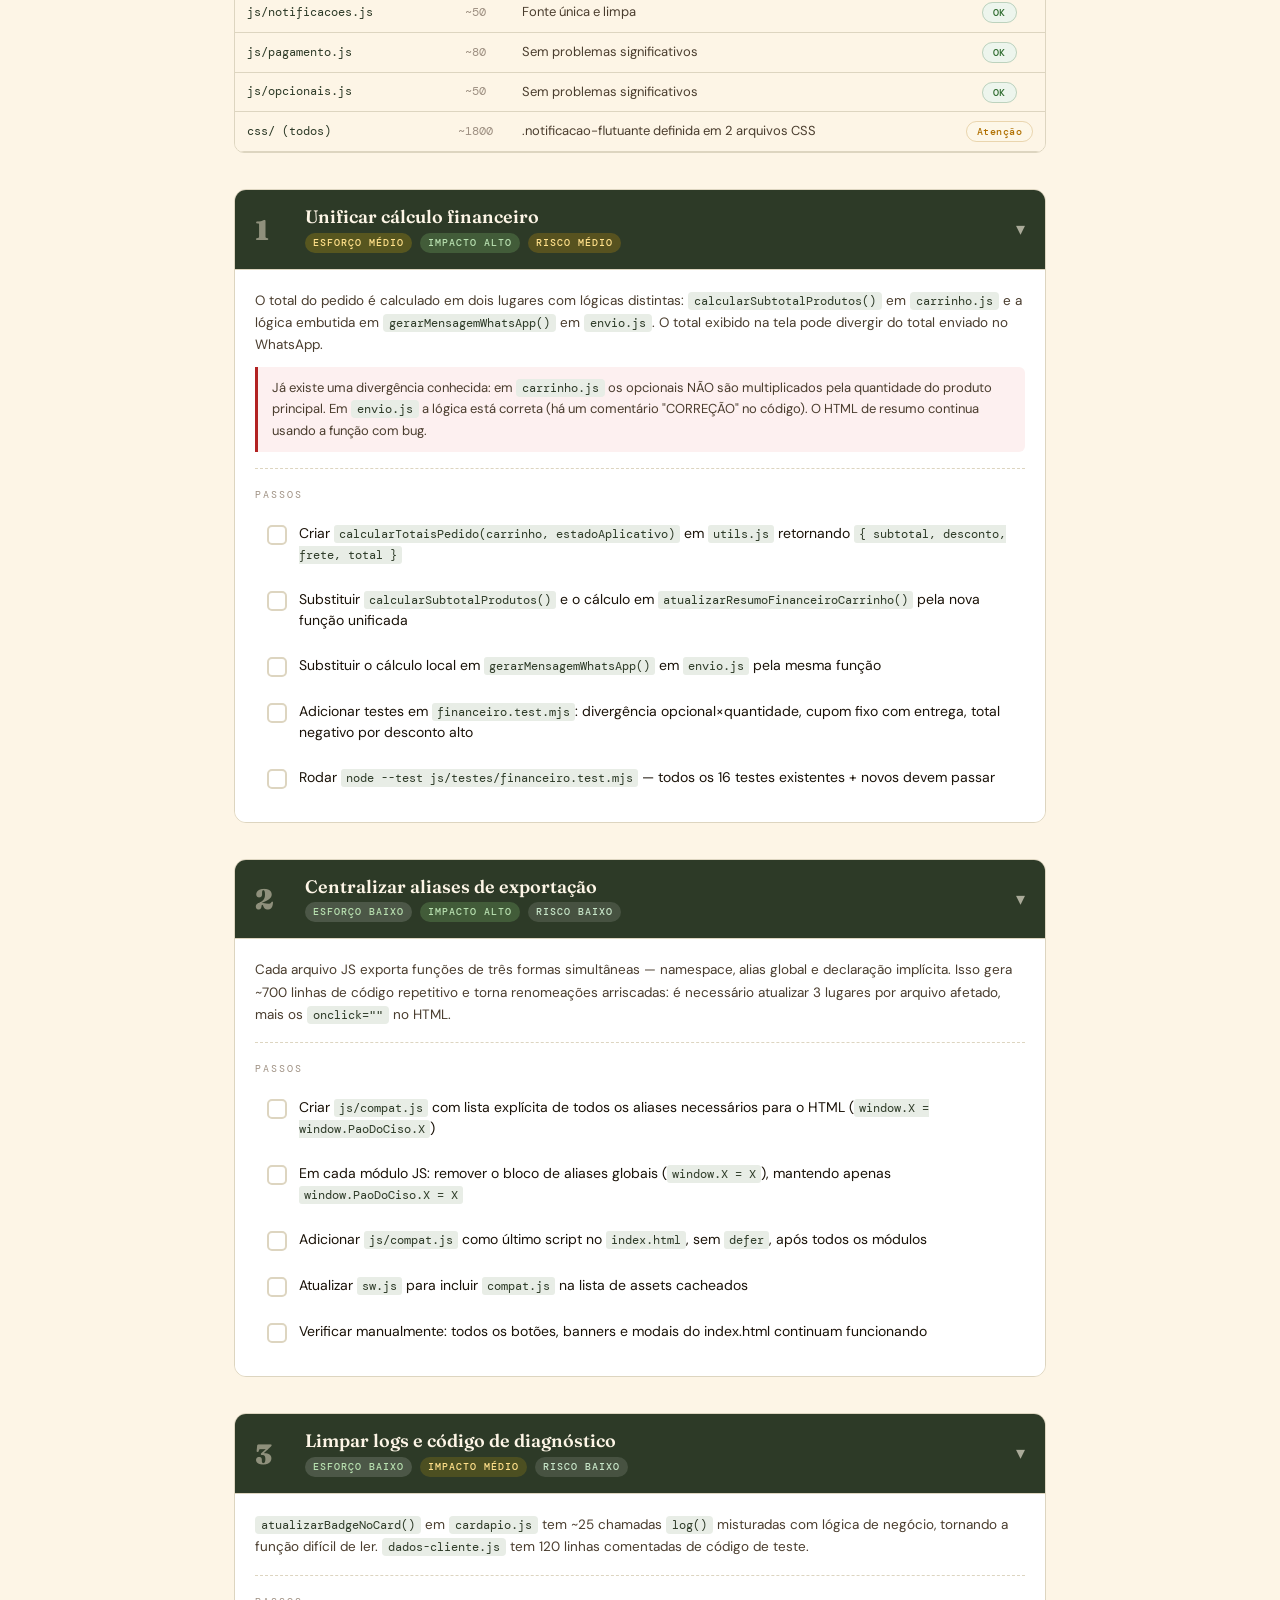
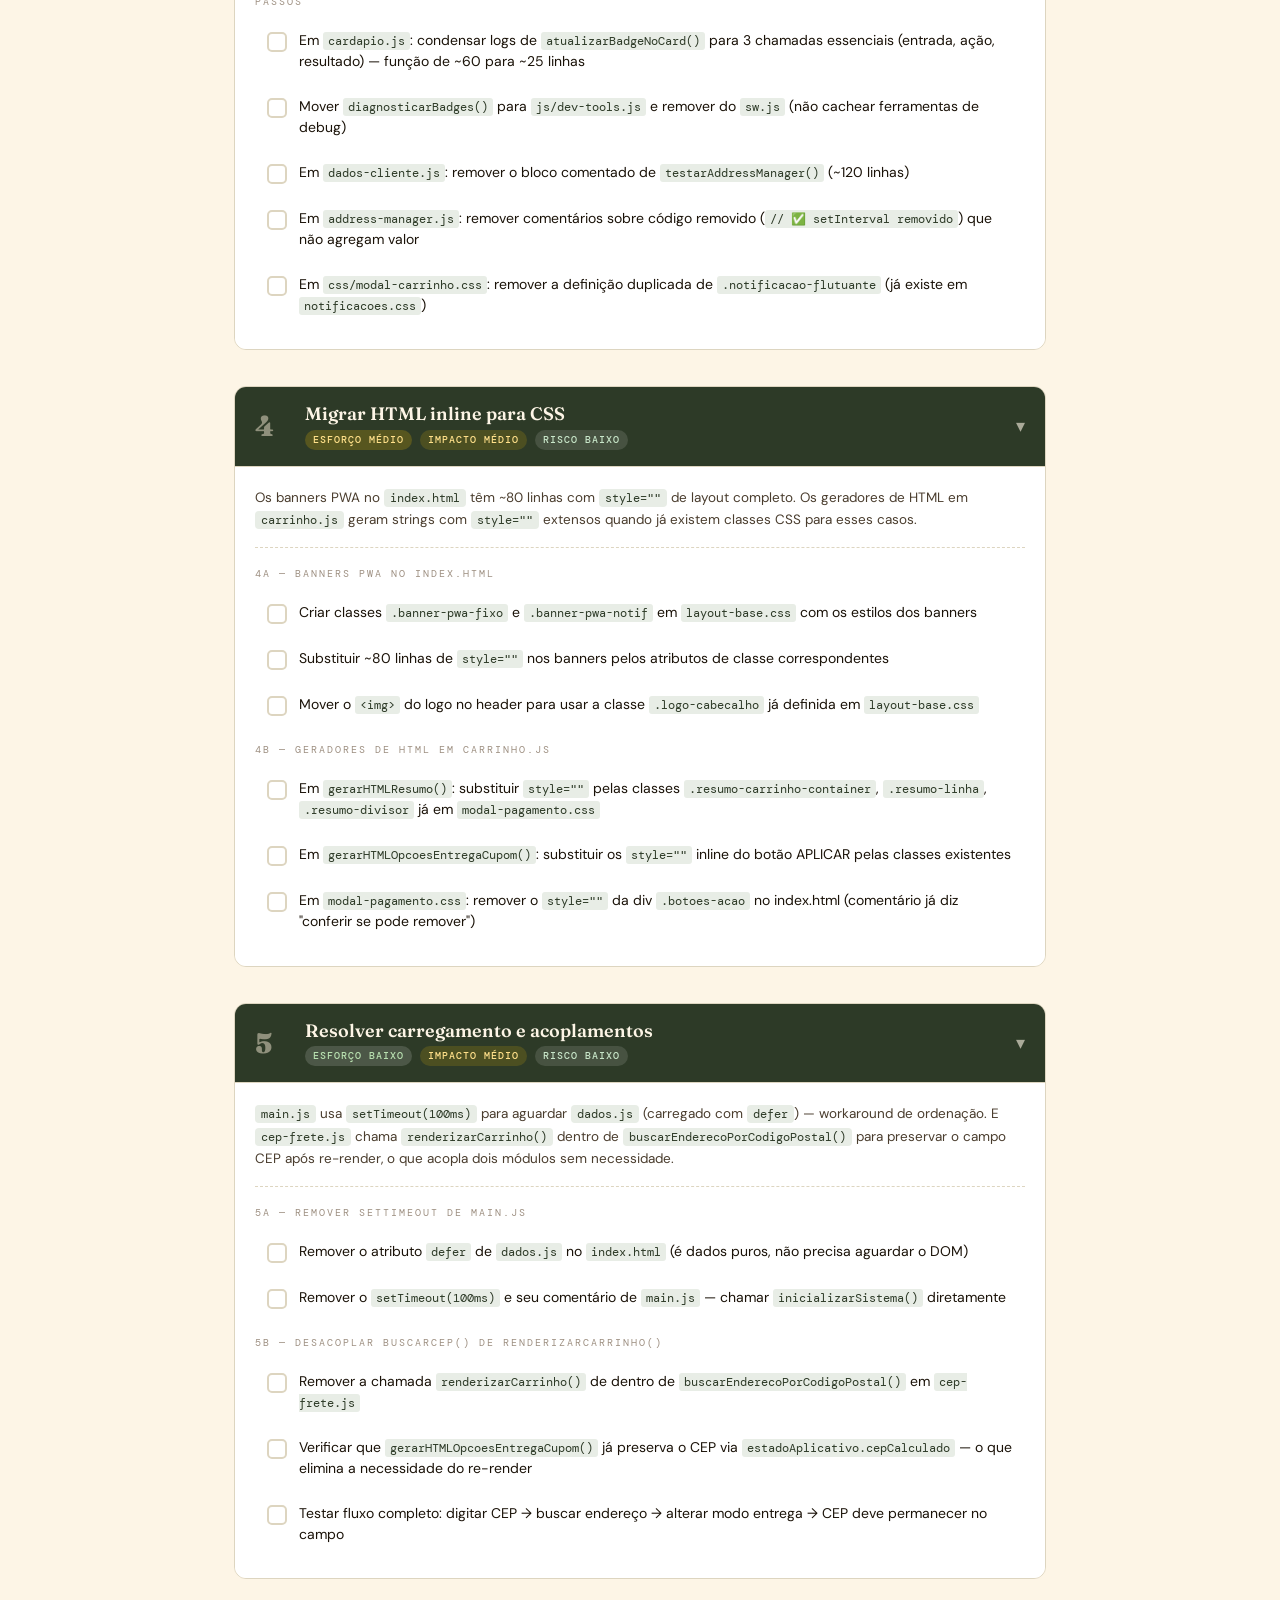
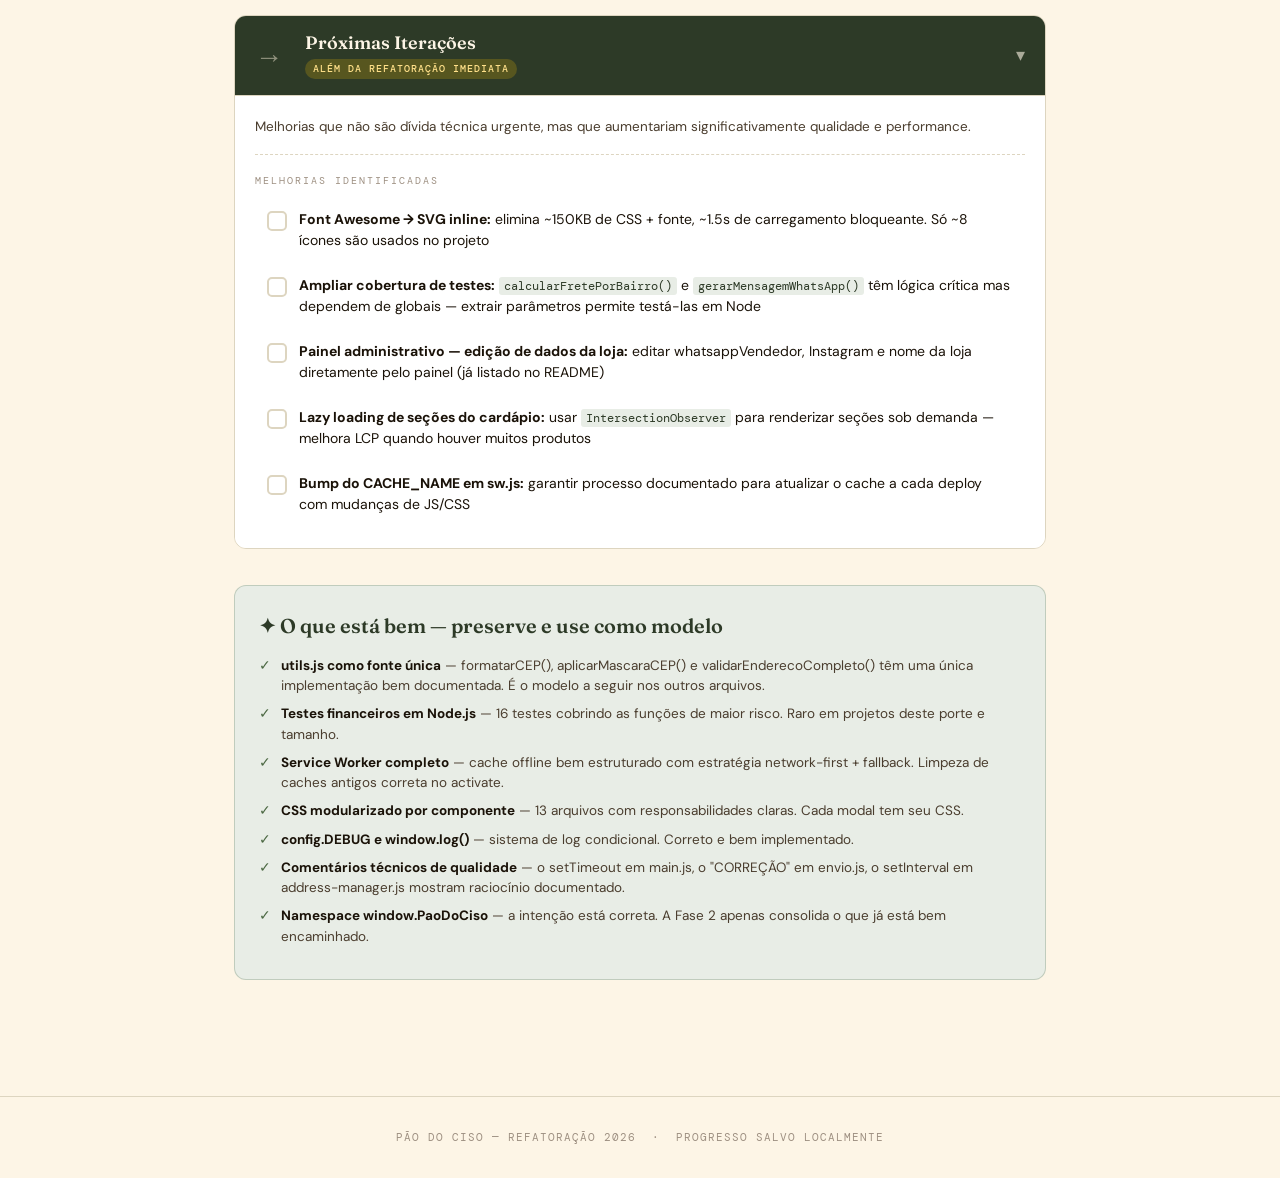
<file: refatoracao/refatoracao-paodociso-3.html>
<!DOCTYPE html>
<html lang="pt-br">
<head>
<meta charset="UTF-8">
<meta name="viewport" content="width=device-width, initial-scale=1.0">
<title>Refatoração — Pão do Ciso</title>
<link href="https://fonts.googleapis.com/css2?family=Fraunces:ital,wght@0,300;0,600;0,900;1,300&family=DM+Mono:wght@400;500&family=DM+Sans:wght@400;500;600&display=swap" rel="stylesheet">
<style>
  :root {
    --verde:       #2d3a27;
    --verde-mid:   #4a6741;
    --verde-pale:  #e8ede6;
    --marrom:      #5c3d1e;
    --marrom-pale: #f5ede3;
    --bege:        #fdf5e6;
    --bege-mid:    #f0e6d0;
    --critico:     #b22222;
    --critico-bg:  #fdf0f0;
    --atencao:     #b07000;
    --atencao-bg:  #fdf7e8;
    --ok:          #2d6a2d;
    --ok-bg:       #edf5ed;
    --ink:         #1a1208;
    --ink-mid:     #4a3d2e;
    --ink-pale:    #9e9082;
    --line:        #ddd5c0;
    --mono:        'DM Mono', monospace;
    --sans:        'DM Sans', sans-serif;
    --serif:       'Fraunces', serif;
  }

  *, *::before, *::after { box-sizing: border-box; margin: 0; padding: 0; }

  html { scroll-behavior: smooth; }

  body {
    background: var(--bege);
    color: var(--ink);
    font-family: var(--sans);
    font-size: 15px;
    line-height: 1.6;
    min-height: 100vh;
  }

  /* ── GRAIN OVERLAY ── */
  body::before {
    content: '';
    position: fixed;
    inset: 0;
    background-image: url("data:image/svg+xml,%3Csvg viewBox='0 0 256 256' xmlns='http://www.w3.org/2000/svg'%3E%3Cfilter id='n'%3E%3CfeTurbulence type='fractalNoise' baseFrequency='0.9' numOctaves='4' stitchTiles='stitch'/%3E%3C/filter%3E%3Crect width='100%25' height='100%25' filter='url(%23n)' opacity='0.04'/%3E%3C/svg%3E");
    pointer-events: none;
    z-index: 9999;
    opacity: 0.4;
  }

  /* ── HEADER ── */
  .site-header {
    background: var(--verde);
    color: var(--bege);
    padding: 48px 40px 40px;
    position: relative;
    overflow: hidden;
  }
  .site-header::after {
    content: '🍞';
    position: absolute;
    right: -10px;
    bottom: -20px;
    font-size: 140px;
    opacity: 0.07;
    pointer-events: none;
    line-height: 1;
  }
  .header-eyebrow {
    font-family: var(--mono);
    font-size: 11px;
    letter-spacing: 3px;
    text-transform: uppercase;
    color: var(--verde-pale);
    opacity: 0.7;
    margin-bottom: 10px;
  }
  .header-title {
    font-family: var(--serif);
    font-size: clamp(28px, 5vw, 46px);
    font-weight: 900;
    line-height: 1.1;
    margin-bottom: 8px;
  }
  .header-title em {
    font-style: italic;
    font-weight: 300;
    color: var(--bege-mid);
  }
  .header-sub {
    font-size: 13px;
    color: var(--verde-pale);
    opacity: 0.75;
    max-width: 500px;
    margin-top: 6px;
  }

  /* ── PROGRESS BAR ── */
  .progress-wrap {
    background: var(--bege-mid);
    border-bottom: 1px solid var(--line);
    padding: 18px 40px;
    display: flex;
    align-items: center;
    gap: 20px;
    position: sticky;
    top: 0;
    z-index: 100;
    backdrop-filter: blur(8px);
    background: rgba(253, 245, 230, 0.92);
  }
  .progress-label {
    font-family: var(--mono);
    font-size: 12px;
    color: var(--ink-pale);
    white-space: nowrap;
    min-width: 100px;
  }
  .progress-bar-track {
    flex: 1;
    height: 6px;
    background: var(--line);
    border-radius: 99px;
    overflow: hidden;
  }
  .progress-bar-fill {
    height: 100%;
    background: linear-gradient(90deg, var(--verde-mid), var(--verde));
    border-radius: 99px;
    transition: width 0.5s cubic-bezier(.4,0,.2,1);
    width: 0%;
  }
  .progress-count {
    font-family: var(--mono);
    font-size: 12px;
    color: var(--verde);
    font-weight: 500;
    white-space: nowrap;
  }

  /* ── LAYOUT ── */
  .main-wrap {
    max-width: 860px;
    margin: 0 auto;
    padding: 40px 24px 80px;
  }

  /* ── SECURITY BOX ── */
  .security-box {
    background: var(--critico-bg);
    border: 1.5px solid var(--critico);
    border-radius: 10px;
    padding: 18px 20px;
    margin-bottom: 40px;
    display: flex;
    gap: 14px;
    align-items: flex-start;
  }
  .security-icon { font-size: 20px; flex-shrink: 0; margin-top: 1px; }
  .security-title {
    font-family: var(--mono);
    font-size: 11px;
    letter-spacing: 2px;
    text-transform: uppercase;
    color: var(--critico);
    margin-bottom: 4px;
    font-weight: 500;
  }
  .security-text { font-size: 13px; color: var(--ink-mid); line-height: 1.5; }
  .security-text code {
    font-family: var(--mono);
    background: rgba(178,34,34,0.08);
    padding: 1px 6px;
    border-radius: 4px;
    font-size: 12px;
  }

  /* ── PHASE BLOCK ── */
  .phase {
    margin-bottom: 36px;
    border: 1px solid var(--line);
    border-radius: 12px;
    overflow: hidden;
    transition: box-shadow 0.3s;
  }
  .phase:hover { box-shadow: 0 4px 24px rgba(45,58,39,0.08); }
  .phase.all-done { border-color: var(--verde-mid); }

  .phase-header {
    background: var(--verde);
    color: var(--bege);
    padding: 16px 20px;
    display: flex;
    align-items: center;
    gap: 14px;
    cursor: pointer;
    user-select: none;
    transition: background 0.2s;
  }
  .phase-header:hover { background: #3a4c33; }
  .phase.all-done .phase-header { background: var(--verde-mid); }

  .phase-num {
    font-family: var(--serif);
    font-size: 28px;
    font-weight: 900;
    color: var(--bege-mid);
    opacity: 0.5;
    line-height: 1;
    min-width: 36px;
  }
  .phase-title-wrap { flex: 1; }
  .phase-name {
    font-family: var(--serif);
    font-size: 18px;
    font-weight: 600;
    line-height: 1.2;
  }
  .phase-meta {
    display: flex;
    gap: 8px;
    margin-top: 5px;
    flex-wrap: wrap;
  }
  .badge {
    font-family: var(--mono);
    font-size: 10px;
    letter-spacing: 1px;
    text-transform: uppercase;
    padding: 2px 8px;
    border-radius: 99px;
    font-weight: 500;
  }
  .badge-esforco-baixo  { background: rgba(255,255,255,0.15); color: #b8e0b0; }
  .badge-esforco-medio  { background: rgba(255,200,0,0.2);    color: #ffe08a; }
  .badge-impacto-alto   { background: rgba(150,230,130,0.2);  color: #b8e0b0; }
  .badge-impacto-medio  { background: rgba(255,200,0,0.15);   color: #ffe08a; }
  .badge-risco-baixo    { background: rgba(255,255,255,0.12); color: #c8e6c9; }
  .badge-risco-medio    { background: rgba(255,180,0,0.2);    color: #ffe08a; }
  .badge-risco-alto     { background: rgba(255,80,80,0.2);    color: #ffaaaa; }
  .badge-urgente        { background: rgba(255,80,80,0.25);   color: #ffcccc; }

  .phase-toggle {
    font-size: 18px;
    opacity: 0.6;
    transition: transform 0.3s;
  }
  .phase.collapsed .phase-toggle { transform: rotate(-90deg); }
  .phase-done-check {
    font-size: 20px;
    opacity: 0;
    transition: opacity 0.3s;
  }
  .phase.all-done .phase-done-check { opacity: 1; }

  .phase-body {
    background: white;
    border-top: 1px solid var(--line);
    transition: max-height 0.35s cubic-bezier(.4,0,.2,1), opacity 0.3s;
    overflow: hidden;
  }
  .phase.collapsed .phase-body { max-height: 0 !important; opacity: 0; }
  .phase-body-inner { padding: 20px; }

  .phase-description {
    font-size: 13.5px;
    color: var(--ink-mid);
    line-height: 1.65;
    margin-bottom: 18px;
    padding-bottom: 16px;
    border-bottom: 1px dashed var(--line);
  }
  .phase-description code {
    font-family: var(--mono);
    background: var(--verde-pale);
    color: var(--verde);
    padding: 1px 6px;
    border-radius: 4px;
    font-size: 12px;
  }
  .phase-description .callout {
    background: var(--atencao-bg);
    border-left: 3px solid var(--atencao);
    padding: 10px 14px;
    border-radius: 0 6px 6px 0;
    margin-top: 10px;
    font-size: 13px;
    color: var(--ink-mid);
  }
  .phase-description .callout.danger {
    background: var(--critico-bg);
    border-color: var(--critico);
  }

  /* ── TASKS ── */
  .tasks-label {
    font-family: var(--mono);
    font-size: 10px;
    letter-spacing: 2px;
    text-transform: uppercase;
    color: var(--ink-pale);
    margin-bottom: 10px;
  }

  .task {
    display: flex;
    align-items: flex-start;
    gap: 12px;
    padding: 10px 12px;
    border-radius: 8px;
    margin-bottom: 4px;
    transition: background 0.15s;
    cursor: pointer;
  }
  .task:hover { background: var(--bege); }
  .task.done { background: var(--verde-pale); }

  .task-check {
    flex-shrink: 0;
    width: 20px;
    height: 20px;
    border: 2px solid var(--line);
    border-radius: 5px;
    margin-top: 2px;
    display: flex;
    align-items: center;
    justify-content: center;
    transition: all 0.2s;
    background: white;
  }
  .task.done .task-check {
    background: var(--verde);
    border-color: var(--verde);
    color: white;
    font-size: 12px;
  }
  .task.done .task-check::after { content: '✓'; }

  .task-text {
    font-size: 14px;
    color: var(--ink);
    line-height: 1.5;
    flex: 1;
    transition: color 0.2s;
  }
  .task.done .task-text {
    text-decoration: line-through;
    color: var(--ink-pale);
  }
  .task-text code {
    font-family: var(--mono);
    background: var(--verde-pale);
    color: var(--verde);
    padding: 1px 5px;
    border-radius: 3px;
    font-size: 12px;
  }
  .task.done .task-text code {
    background: transparent;
    color: inherit;
  }

  /* ── SECURITY CHECKLIST ── */
  .security-section {
    margin-bottom: 36px;
    border: 1.5px solid var(--critico);
    border-radius: 12px;
    overflow: hidden;
  }
  .security-section .phase-header {
    background: var(--critico);
  }
  .security-section .phase-header:hover { background: #9a1a1a; }
  .security-section.all-done .phase-header { background: var(--ok); }

  /* ── FILE DIAGNOSIS TABLE ── */
  .files-section {
    margin-bottom: 36px;
  }
  .files-title {
    font-family: var(--serif);
    font-size: 22px;
    font-weight: 600;
    color: var(--ink);
    margin-bottom: 4px;
  }
  .files-sub {
    font-size: 13px;
    color: var(--ink-pale);
    margin-bottom: 16px;
  }
  .files-table {
    width: 100%;
    border-collapse: collapse;
    font-size: 13px;
  }
  .files-table th {
    background: var(--verde);
    color: var(--bege);
    font-family: var(--mono);
    font-size: 10px;
    letter-spacing: 1.5px;
    text-transform: uppercase;
    text-align: left;
    padding: 10px 12px;
    font-weight: 500;
  }
  .files-table td {
    padding: 9px 12px;
    border-bottom: 1px solid var(--line);
    vertical-align: middle;
    color: var(--ink-mid);
  }
  .files-table tr:nth-child(even) td { background: var(--bege); }
  .files-table tr:hover td { background: var(--verde-pale); }
  .files-table .file-name {
    font-family: var(--mono);
    font-size: 12px;
    color: var(--verde);
    white-space: nowrap;
  }
  .files-table .file-lines {
    font-family: var(--mono);
    font-size: 12px;
    color: var(--ink-pale);
    text-align: center;
  }
  .status-pill {
    font-family: var(--mono);
    font-size: 10px;
    font-weight: 500;
    padding: 3px 10px;
    border-radius: 99px;
    white-space: nowrap;
    letter-spacing: 0.5px;
  }
  .status-critico { background: var(--critico-bg); color: var(--critico); border: 1px solid rgba(178,34,34,0.25); }
  .status-atencao  { background: var(--atencao-bg); color: var(--atencao); border: 1px solid rgba(176,112,0,0.25); }
  .status-ok       { background: var(--ok-bg);      color: var(--ok);      border: 1px solid rgba(45,106,45,0.25); }

  /* ── POSITIVES ── */
  .positives-section {
    background: var(--verde-pale);
    border: 1px solid rgba(74,103,65,0.25);
    border-radius: 12px;
    padding: 24px;
    margin-bottom: 36px;
  }
  .positives-title {
    font-family: var(--serif);
    font-size: 20px;
    font-weight: 600;
    color: var(--verde);
    margin-bottom: 14px;
    display: flex;
    align-items: center;
    gap: 8px;
  }
  .positive-item {
    display: flex;
    gap: 10px;
    margin-bottom: 8px;
    font-size: 13.5px;
    color: var(--ink-mid);
    line-height: 1.5;
  }
  .positive-icon { flex-shrink: 0; color: var(--verde-mid); }
  .positive-item strong { color: var(--ink); }

  /* ── FOOTER ── */
  .site-footer {
    text-align: center;
    padding: 32px;
    font-family: var(--mono);
    font-size: 11px;
    color: var(--ink-pale);
    border-top: 1px solid var(--line);
    letter-spacing: 1px;
  }

  /* ── CONFETTI animation ── */
  @keyframes confetti-fall {
    0%   { transform: translateY(-20px) rotate(0deg);   opacity: 1; }
    100% { transform: translateY(100vh) rotate(720deg); opacity: 0; }
  }
  .confetti-piece {
    position: fixed;
    width: 8px;
    height: 8px;
    border-radius: 2px;
    animation: confetti-fall linear forwards;
    z-index: 9998;
    pointer-events: none;
  }

  /* ── RESPONSIVE ── */
  @media (max-width: 600px) {
    .site-header { padding: 32px 20px; }
    .progress-wrap { padding: 14px 20px; }
    .main-wrap { padding: 24px 16px 60px; }
    .files-table .file-problema { display: none; }
    .phase-header { padding: 14px 16px; }
    .phase-body-inner { padding: 16px; }
  }
</style>
</head>
<body>

<header class="site-header">
  <div class="header-eyebrow">Plano de Refatoração</div>
  <h1 class="header-title">Pão do Ciso<br><em>Rastreador de Iterações</em></h1>
  <p class="header-sub">Marque as tarefas conforme forem concluídas. O progresso é salvo automaticamente no seu navegador.</p>
</header>

<div class="progress-wrap">
  <span class="progress-label" id="progress-label">0 concluídas</span>
  <div class="progress-bar-track">
    <div class="progress-bar-fill" id="progress-fill"></div>
  </div>
  <span class="progress-count" id="progress-count">0 / 0</span>
</div>

<div class="main-wrap">

  <!-- SEGURANÇA IMEDIATA -->
  <div class="phase security-section" id="phase-seg">
    <div class="phase-header" onclick="togglePhase('phase-seg')">
      <div class="phase-num">⚠</div>
      <div class="phase-title-wrap">
        <div class="phase-name">Segurança Imediata</div>
        <div class="phase-meta">
          <span class="badge badge-urgente">ANTES DE QUALQUER COISA</span>
        </div>
      </div>
      <div class="phase-done-check">✅</div>
      <div class="phase-toggle">▾</div>
    </div>
    <div class="phase-body">
      <div class="phase-body-inner">
        <div class="phase-description">
          O arquivo <code>config.local.js</code> foi compartilhado contendo o número de WhatsApp real, chave PIX e URL do Google Apps Script. O README afirma que está no <code>.gitignore</code> — mas isso precisa ser verificado.
          <div class="callout danger">
            Se o arquivo já entrou no histórico do Git em algum momento, os dados estão expostos mesmo que esteja no .gitignore hoje. Use <code>git log --all -- js/config.local.js</code> para verificar.
          </div>
        </div>
        <div class="tasks-label">Verificações</div>
        <div class="task" onclick="toggleTask(this)" data-id="seg-1">
          <div class="task-check"></div>
          <div class="task-text">Executar <code>git log --all --full-history -- js/config.local.js</code> — confirmar que o arquivo nunca foi commitado</div>
        </div>
        <div class="task" onclick="toggleTask(this)" data-id="seg-2">
          <div class="task-check"></div>
          <div class="task-text">Confirmar que <code>js/config.local.js</code> está no <code>.gitignore</code></div>
        </div>
        <div class="task" onclick="toggleTask(this)" data-id="seg-3">
          <div class="task-check"></div>
          <div class="task-text">Se já foi commitado: rodar <code>git filter-repo --path js/config.local.js --invert-paths</code> e fazer force-push</div>
        </div>
        <div class="task" onclick="toggleTask(this)" data-id="seg-4">
          <div class="task-check"></div>
          <div class="task-text">Se dados foram expostos: recriar URL do Google Apps Script + considerar troca do número de contato do site</div>
        </div>
      </div>
    </div>
  </div>

  <!-- DIAGNÓSTICO POR ARQUIVO -->
  <div class="files-section">
    <div class="files-title">Diagnóstico por Arquivo</div>
    <div class="files-sub">Visão geral de todos os arquivos analisados e seus problemas identificados</div>
    <div style="overflow-x:auto; border-radius:10px; border:1px solid var(--line);">
      <table class="files-table">
        <thead>
          <tr>
            <th>Arquivo</th>
            <th style="text-align:center">Linhas</th>
            <th class="file-problema">Problema principal</th>
            <th style="text-align:center">Status</th>
          </tr>
        </thead>
        <tbody>
          <tr><td class="file-name">js/carrinho.js</td><td class="file-lines">~380</td><td class="file-problema">5 responsabilidades distintas num único arquivo</td><td style="text-align:center"><span class="status-pill status-critico">Crítico</span></td></tr>
          <tr><td class="file-name">js/envio.js</td><td class="file-lines">~180</td><td class="file-problema">Cálculo financeiro duplicado — risco real de divergência</td><td style="text-align:center"><span class="status-pill status-critico">Crítico</span></td></tr>
          <tr><td class="file-name">js/cardapio.js</td><td class="file-lines">~270</td><td class="file-problema">Logs excessivos em atualizarBadgeNoCard() — ~25 chamadas log()</td><td style="text-align:center"><span class="status-pill status-atencao">Atenção</span></td></tr>
          <tr><td class="file-name">js/address-manager.js</td><td class="file-lines">~240</td><td class="file-problema">Overlap com cep-frete.js na validação de endereço</td><td style="text-align:center"><span class="status-pill status-atencao">Atenção</span></td></tr>
          <tr><td class="file-name">js/cep-frete.js</td><td class="file-lines">~230</td><td class="file-problema">renderizarCarrinho() chamada dentro de buscarCEP() — acoplamento</td><td style="text-align:center"><span class="status-pill status-atencao">Atenção</span></td></tr>
          <tr><td class="file-name">js/produto-modal.js</td><td class="file-lines">~160</td><td class="file-problema">gerarHTMLSecaoOpcionais() mistura lógica de negócio com HTML</td><td style="text-align:center"><span class="status-pill status-atencao">Atenção</span></td></tr>
          <tr><td class="file-name">js/dados-cliente.js</td><td class="file-lines">~120</td><td class="file-problema">120 linhas comentadas (testarAddressManager) e código de diagnóstico</td><td style="text-align:center"><span class="status-pill status-atencao">Atenção</span></td></tr>
          <tr><td class="file-name">js/fornada.js</td><td class="file-lines">~140</td><td class="file-problema">Lógica de parsing de data duplicada entre duas funções</td><td style="text-align:center"><span class="status-pill status-atencao">Atenção</span></td></tr>
          <tr><td class="file-name">js/main.js</td><td class="file-lines">~110</td><td class="file-problema">setTimeout(100ms) como workaround de carregamento</td><td style="text-align:center"><span class="status-pill status-atencao">Atenção</span></td></tr>
          <tr><td class="file-name">js/recuperacao-carrinho.js</td><td class="file-lines">~90</td><td class="file-problema">Lê window.carrinho diretamente — dificulta testes</td><td style="text-align:center"><span class="status-pill status-atencao">Atenção</span></td></tr>
          <tr><td class="file-name">index.html</td><td class="file-lines">~420</td><td class="file-problema">~80 linhas de style="" inline nos banners PWA</td><td style="text-align:center"><span class="status-pill status-atencao">Atenção</span></td></tr>
          <tr><td class="file-name">js/modais.js</td><td class="file-lines">~80</td><td class="file-problema">Side-effects implícitos em abrirModal() não documentados</td><td style="text-align:center"><span class="status-pill status-ok">OK</span></td></tr>
          <tr><td class="file-name">js/utils.js</td><td class="file-lines">~90</td><td class="file-problema">Bem estruturado — modelo a seguir nos outros arquivos</td><td style="text-align:center"><span class="status-pill status-ok">OK</span></td></tr>
          <tr><td class="file-name">js/state.js</td><td class="file-lines">~70</td><td class="file-problema">Sem problemas significativos</td><td style="text-align:center"><span class="status-pill status-ok">OK</span></td></tr>
          <tr><td class="file-name">js/notificacoes.js</td><td class="file-lines">~50</td><td class="file-problema">Fonte única e limpa</td><td style="text-align:center"><span class="status-pill status-ok">OK</span></td></tr>
          <tr><td class="file-name">js/pagamento.js</td><td class="file-lines">~80</td><td class="file-problema">Sem problemas significativos</td><td style="text-align:center"><span class="status-pill status-ok">OK</span></td></tr>
          <tr><td class="file-name">js/opcionais.js</td><td class="file-lines">~50</td><td class="file-problema">Sem problemas significativos</td><td style="text-align:center"><span class="status-pill status-ok">OK</span></td></tr>
          <tr><td class="file-name">css/ (todos)</td><td class="file-lines">~1800</td><td class="file-problema">.notificacao-flutuante definida em 2 arquivos CSS</td><td style="text-align:center"><span class="status-pill status-atencao">Atenção</span></td></tr>
        </tbody>
      </table>
    </div>
  </div>

  <!-- FASE 1 -->
  <div class="phase" id="phase-1">
    <div class="phase-header" onclick="togglePhase('phase-1')">
      <div class="phase-num">1</div>
      <div class="phase-title-wrap">
        <div class="phase-name">Unificar cálculo financeiro</div>
        <div class="phase-meta">
          <span class="badge badge-esforco-medio">Esforço médio</span>
          <span class="badge badge-impacto-alto">Impacto alto</span>
          <span class="badge badge-risco-medio">Risco médio</span>
        </div>
      </div>
      <div class="phase-done-check">✅</div>
      <div class="phase-toggle">▾</div>
    </div>
    <div class="phase-body">
      <div class="phase-body-inner">
        <div class="phase-description">
          O total do pedido é calculado em dois lugares com lógicas distintas: <code>calcularSubtotalProdutos()</code> em <code>carrinho.js</code> e a lógica embutida em <code>gerarMensagemWhatsApp()</code> em <code>envio.js</code>. O total exibido na tela pode divergir do total enviado no WhatsApp.
          <div class="callout danger">
            Já existe uma divergência conhecida: em <code>carrinho.js</code> os opcionais NÃO são multiplicados pela quantidade do produto principal. Em <code>envio.js</code> a lógica está correta (há um comentário "CORREÇÃO" no código). O HTML de resumo continua usando a função com bug.
          </div>
        </div>
        <div class="tasks-label">Passos</div>
        <div class="task" onclick="toggleTask(this)" data-id="f1-1">
          <div class="task-check"></div>
          <div class="task-text">Criar <code>calcularTotaisPedido(carrinho, estadoAplicativo)</code> em <code>utils.js</code> retornando <code>{ subtotal, desconto, frete, total }</code></div>
        </div>
        <div class="task" onclick="toggleTask(this)" data-id="f1-2">
          <div class="task-check"></div>
          <div class="task-text">Substituir <code>calcularSubtotalProdutos()</code> e o cálculo em <code>atualizarResumoFinanceiroCarrinho()</code> pela nova função unificada</div>
        </div>
        <div class="task" onclick="toggleTask(this)" data-id="f1-3">
          <div class="task-check"></div>
          <div class="task-text">Substituir o cálculo local em <code>gerarMensagemWhatsApp()</code> em <code>envio.js</code> pela mesma função</div>
        </div>
        <div class="task" onclick="toggleTask(this)" data-id="f1-4">
          <div class="task-check"></div>
          <div class="task-text">Adicionar testes em <code>financeiro.test.mjs</code>: divergência opcional×quantidade, cupom fixo com entrega, total negativo por desconto alto</div>
        </div>
        <div class="task" onclick="toggleTask(this)" data-id="f1-5">
          <div class="task-check"></div>
          <div class="task-text">Rodar <code>node --test js/testes/financeiro.test.mjs</code> — todos os 16 testes existentes + novos devem passar</div>
        </div>
      </div>
    </div>
  </div>

  <!-- FASE 2 -->
  <div class="phase" id="phase-2">
    <div class="phase-header" onclick="togglePhase('phase-2')">
      <div class="phase-num">2</div>
      <div class="phase-title-wrap">
        <div class="phase-name">Centralizar aliases de exportação</div>
        <div class="phase-meta">
          <span class="badge badge-esforco-baixo">Esforço baixo</span>
          <span class="badge badge-impacto-alto">Impacto alto</span>
          <span class="badge badge-risco-baixo">Risco baixo</span>
        </div>
      </div>
      <div class="phase-done-check">✅</div>
      <div class="phase-toggle">▾</div>
    </div>
    <div class="phase-body">
      <div class="phase-body-inner">
        <div class="phase-description">
          Cada arquivo JS exporta funções de três formas simultâneas — namespace, alias global e declaração implícita. Isso gera ~700 linhas de código repetitivo e torna renomeações arriscadas: é necessário atualizar 3 lugares por arquivo afetado, mais os <code>onclick=""</code> no HTML.
        </div>
        <div class="tasks-label">Passos</div>
        <div class="task" onclick="toggleTask(this)" data-id="f2-1">
          <div class="task-check"></div>
          <div class="task-text">Criar <code>js/compat.js</code> com lista explícita de todos os aliases necessários para o HTML (<code>window.X = window.PaoDoCiso.X</code>)</div>
        </div>
        <div class="task" onclick="toggleTask(this)" data-id="f2-2">
          <div class="task-check"></div>
          <div class="task-text">Em cada módulo JS: remover o bloco de aliases globais (<code>window.X = X</code>), mantendo apenas <code>window.PaoDoCiso.X = X</code></div>
        </div>
        <div class="task" onclick="toggleTask(this)" data-id="f2-3">
          <div class="task-check"></div>
          <div class="task-text">Adicionar <code>js/compat.js</code> como último script no <code>index.html</code>, sem <code>defer</code>, após todos os módulos</div>
        </div>
        <div class="task" onclick="toggleTask(this)" data-id="f2-4">
          <div class="task-check"></div>
          <div class="task-text">Atualizar <code>sw.js</code> para incluir <code>compat.js</code> na lista de assets cacheados</div>
        </div>
        <div class="task" onclick="toggleTask(this)" data-id="f2-5">
          <div class="task-check"></div>
          <div class="task-text">Verificar manualmente: todos os botões, banners e modais do index.html continuam funcionando</div>
        </div>
      </div>
    </div>
  </div>

  <!-- FASE 3 -->
  <div class="phase" id="phase-3">
    <div class="phase-header" onclick="togglePhase('phase-3')">
      <div class="phase-num">3</div>
      <div class="phase-title-wrap">
        <div class="phase-name">Limpar logs e código de diagnóstico</div>
        <div class="phase-meta">
          <span class="badge badge-esforco-baixo">Esforço baixo</span>
          <span class="badge badge-impacto-medio">Impacto médio</span>
          <span class="badge badge-risco-baixo">Risco baixo</span>
        </div>
      </div>
      <div class="phase-done-check">✅</div>
      <div class="phase-toggle">▾</div>
    </div>
    <div class="phase-body">
      <div class="phase-body-inner">
        <div class="phase-description">
          <code>atualizarBadgeNoCard()</code> em <code>cardapio.js</code> tem ~25 chamadas <code>log()</code> misturadas com lógica de negócio, tornando a função difícil de ler. <code>dados-cliente.js</code> tem 120 linhas comentadas de código de teste.
        </div>
        <div class="tasks-label">Passos</div>
        <div class="task" onclick="toggleTask(this)" data-id="f3-1">
          <div class="task-check"></div>
          <div class="task-text">Em <code>cardapio.js</code>: condensar logs de <code>atualizarBadgeNoCard()</code> para 3 chamadas essenciais (entrada, ação, resultado) — função de ~60 para ~25 linhas</div>
        </div>
        <div class="task" onclick="toggleTask(this)" data-id="f3-2">
          <div class="task-check"></div>
          <div class="task-text">Mover <code>diagnosticarBadges()</code> para <code>js/dev-tools.js</code> e remover do <code>sw.js</code> (não cachear ferramentas de debug)</div>
        </div>
        <div class="task" onclick="toggleTask(this)" data-id="f3-3">
          <div class="task-check"></div>
          <div class="task-text">Em <code>dados-cliente.js</code>: remover o bloco comentado de <code>testarAddressManager()</code> (~120 linhas)</div>
        </div>
        <div class="task" onclick="toggleTask(this)" data-id="f3-4">
          <div class="task-check"></div>
          <div class="task-text">Em <code>address-manager.js</code>: remover comentários sobre código removido (<code>// ✅ setInterval removido</code>) que não agregam valor</div>
        </div>
        <div class="task" onclick="toggleTask(this)" data-id="f3-5">
          <div class="task-check"></div>
          <div class="task-text">Em <code>css/modal-carrinho.css</code>: remover a definição duplicada de <code>.notificacao-flutuante</code> (já existe em <code>notificacoes.css</code>)</div>
        </div>
      </div>
    </div>
  </div>

  <!-- FASE 4 -->
  <div class="phase" id="phase-4">
    <div class="phase-header" onclick="togglePhase('phase-4')">
      <div class="phase-num">4</div>
      <div class="phase-title-wrap">
        <div class="phase-name">Migrar HTML inline para CSS</div>
        <div class="phase-meta">
          <span class="badge badge-esforco-medio">Esforço médio</span>
          <span class="badge badge-impacto-medio">Impacto médio</span>
          <span class="badge badge-risco-baixo">Risco baixo</span>
        </div>
      </div>
      <div class="phase-done-check">✅</div>
      <div class="phase-toggle">▾</div>
    </div>
    <div class="phase-body">
      <div class="phase-body-inner">
        <div class="phase-description">
          Os banners PWA no <code>index.html</code> têm ~80 linhas com <code>style=""</code> de layout completo. Os geradores de HTML em <code>carrinho.js</code> geram strings com <code>style=""</code> extensos quando já existem classes CSS para esses casos.
        </div>
        <div class="tasks-label">4a — Banners PWA no index.html</div>
        <div class="task" onclick="toggleTask(this)" data-id="f4-1">
          <div class="task-check"></div>
          <div class="task-text">Criar classes <code>.banner-pwa-fixo</code> e <code>.banner-pwa-notif</code> em <code>layout-base.css</code> com os estilos dos banners</div>
        </div>
        <div class="task" onclick="toggleTask(this)" data-id="f4-2">
          <div class="task-check"></div>
          <div class="task-text">Substituir ~80 linhas de <code>style=""</code> nos banners pelos atributos de classe correspondentes</div>
        </div>
        <div class="task" onclick="toggleTask(this)" data-id="f4-3">
          <div class="task-check"></div>
          <div class="task-text">Mover o <code>&lt;img&gt;</code> do logo no header para usar a classe <code>.logo-cabecalho</code> já definida em <code>layout-base.css</code></div>
        </div>
        <div class="tasks-label" style="margin-top:16px">4b — Geradores de HTML em carrinho.js</div>
        <div class="task" onclick="toggleTask(this)" data-id="f4-4">
          <div class="task-check"></div>
          <div class="task-text">Em <code>gerarHTMLResumo()</code>: substituir <code>style=""</code> pelas classes <code>.resumo-carrinho-container</code>, <code>.resumo-linha</code>, <code>.resumo-divisor</code> já em <code>modal-pagamento.css</code></div>
        </div>
        <div class="task" onclick="toggleTask(this)" data-id="f4-5">
          <div class="task-check"></div>
          <div class="task-text">Em <code>gerarHTMLOpcoesEntregaCupom()</code>: substituir os <code>style=""</code> inline do botão APLICAR pelas classes existentes</div>
        </div>
        <div class="task" onclick="toggleTask(this)" data-id="f4-6">
          <div class="task-check"></div>
          <div class="task-text">Em <code>modal-pagamento.css</code>: remover o <code>style=""</code> da div <code>.botoes-acao</code> no index.html (comentário já diz "conferir se pode remover")</div>
        </div>
      </div>
    </div>
  </div>

  <!-- FASE 5 -->
  <div class="phase" id="phase-5">
    <div class="phase-header" onclick="togglePhase('phase-5')">
      <div class="phase-num">5</div>
      <div class="phase-title-wrap">
        <div class="phase-name">Resolver carregamento e acoplamentos</div>
        <div class="phase-meta">
          <span class="badge badge-esforco-baixo">Esforço baixo</span>
          <span class="badge badge-impacto-medio">Impacto médio</span>
          <span class="badge badge-risco-baixo">Risco baixo</span>
        </div>
      </div>
      <div class="phase-done-check">✅</div>
      <div class="phase-toggle">▾</div>
    </div>
    <div class="phase-body">
      <div class="phase-body-inner">
        <div class="phase-description">
          <code>main.js</code> usa <code>setTimeout(100ms)</code> para aguardar <code>dados.js</code> (carregado com <code>defer</code>) — workaround de ordenação. E <code>cep-frete.js</code> chama <code>renderizarCarrinho()</code> dentro de <code>buscarEnderecoPorCodigoPostal()</code> para preservar o campo CEP após re-render, o que acopla dois módulos sem necessidade.
        </div>
        <div class="tasks-label">5a — Remover setTimeout de main.js</div>
        <div class="task" onclick="toggleTask(this)" data-id="f5-1">
          <div class="task-check"></div>
          <div class="task-text">Remover o atributo <code>defer</code> de <code>dados.js</code> no <code>index.html</code> (é dados puros, não precisa aguardar o DOM)</div>
        </div>
        <div class="task" onclick="toggleTask(this)" data-id="f5-2">
          <div class="task-check"></div>
          <div class="task-text">Remover o <code>setTimeout(100ms)</code> e seu comentário de <code>main.js</code> — chamar <code>inicializarSistema()</code> diretamente</div>
        </div>
        <div class="tasks-label" style="margin-top:16px">5b — Desacoplar buscarCEP() de renderizarCarrinho()</div>
        <div class="task" onclick="toggleTask(this)" data-id="f5-3">
          <div class="task-check"></div>
          <div class="task-text">Remover a chamada <code>renderizarCarrinho()</code> de dentro de <code>buscarEnderecoPorCodigoPostal()</code> em <code>cep-frete.js</code></div>
        </div>
        <div class="task" onclick="toggleTask(this)" data-id="f5-4">
          <div class="task-check"></div>
          <div class="task-text">Verificar que <code>gerarHTMLOpcoesEntregaCupom()</code> já preserva o CEP via <code>estadoAplicativo.cepCalculado</code> — o que elimina a necessidade do re-render</div>
        </div>
        <div class="task" onclick="toggleTask(this)" data-id="f5-5">
          <div class="task-check"></div>
          <div class="task-text">Testar fluxo completo: digitar CEP → buscar endereço → alterar modo entrega → CEP deve permanecer no campo</div>
        </div>
      </div>
    </div>
  </div>

  <!-- PRÓXIMAS ITERAÇÕES -->
  <div class="phase" id="phase-next">
    <div class="phase-header" onclick="togglePhase('phase-next')">
      <div class="phase-num">→</div>
      <div class="phase-title-wrap">
        <div class="phase-name">Próximas Iterações</div>
        <div class="phase-meta">
          <span class="badge badge-esforco-medio">Além da refatoração imediata</span>
        </div>
      </div>
      <div class="phase-done-check">✅</div>
      <div class="phase-toggle">▾</div>
    </div>
    <div class="phase-body">
      <div class="phase-body-inner">
        <div class="phase-description">Melhorias que não são dívida técnica urgente, mas que aumentariam significativamente qualidade e performance.</div>
        <div class="tasks-label">Melhorias identificadas</div>
        <div class="task" onclick="toggleTask(this)" data-id="fn-1">
          <div class="task-check"></div>
          <div class="task-text"><strong>Font Awesome → SVG inline:</strong> elimina ~150KB de CSS + fonte, ~1.5s de carregamento bloqueante. Só ~8 ícones são usados no projeto</div>
        </div>
        <div class="task" onclick="toggleTask(this)" data-id="fn-2">
          <div class="task-check"></div>
          <div class="task-text"><strong>Ampliar cobertura de testes:</strong> <code>calcularFretePorBairro()</code> e <code>gerarMensagemWhatsApp()</code> têm lógica crítica mas dependem de globais — extrair parâmetros permite testá-las em Node</div>
        </div>
        <div class="task" onclick="toggleTask(this)" data-id="fn-3">
          <div class="task-check"></div>
          <div class="task-text"><strong>Painel administrativo — edição de dados da loja:</strong> editar whatsappVendedor, Instagram e nome da loja diretamente pelo painel (já listado no README)</div>
        </div>
        <div class="task" onclick="toggleTask(this)" data-id="fn-4">
          <div class="task-check"></div>
          <div class="task-text"><strong>Lazy loading de seções do cardápio:</strong> usar <code>IntersectionObserver</code> para renderizar seções sob demanda — melhora LCP quando houver muitos produtos</div>
        </div>
        <div class="task" onclick="toggleTask(this)" data-id="fn-5">
          <div class="task-check"></div>
          <div class="task-text"><strong>Bump do CACHE_NAME em sw.js:</strong> garantir processo documentado para atualizar o cache a cada deploy com mudanças de JS/CSS</div>
        </div>
      </div>
    </div>
  </div>

  <!-- O QUE ESTÁ BEM -->
  <div class="positives-section">
    <div class="positives-title">✦ O que está bem — preserve e use como modelo</div>
    <div class="positive-item"><span class="positive-icon">✓</span><div><strong>utils.js como fonte única</strong> — formatarCEP(), aplicarMascaraCEP() e validarEnderecoCompleto() têm uma única implementação bem documentada. É o modelo a seguir nos outros arquivos.</div></div>
    <div class="positive-item"><span class="positive-icon">✓</span><div><strong>Testes financeiros em Node.js</strong> — 16 testes cobrindo as funções de maior risco. Raro em projetos deste porte e tamanho.</div></div>
    <div class="positive-item"><span class="positive-icon">✓</span><div><strong>Service Worker completo</strong> — cache offline bem estruturado com estratégia network-first + fallback. Limpeza de caches antigos correta no activate.</div></div>
    <div class="positive-item"><span class="positive-icon">✓</span><div><strong>CSS modularizado por componente</strong> — 13 arquivos com responsabilidades claras. Cada modal tem seu CSS.</div></div>
    <div class="positive-item"><span class="positive-icon">✓</span><div><strong>config.DEBUG e window.log()</strong> — sistema de log condicional. Correto e bem implementado.</div></div>
    <div class="positive-item"><span class="positive-icon">✓</span><div><strong>Comentários técnicos de qualidade</strong> — o setTimeout em main.js, o "CORREÇÃO" em envio.js, o setInterval em address-manager.js mostram raciocínio documentado.</div></div>
    <div class="positive-item"><span class="positive-icon">✓</span><div><strong>Namespace window.PaoDoCiso</strong> — a intenção está correta. A Fase 2 apenas consolida o que já está bem encaminhado.</div></div>
  </div>

</div><!-- /main-wrap -->

<footer class="site-footer">
  PÃO DO CISO — REFATORAÇÃO 2026 &nbsp;·&nbsp; PROGRESSO SALVO LOCALMENTE
</footer>

<script>
// ── STORAGE KEY ──────────────────────────────────────────────────────────────
const STORAGE_KEY = 'paodociso-refatoracao-v1';

// ── LOAD STATE ───────────────────────────────────────────────────────────────
function loadState() {
  try { return JSON.parse(localStorage.getItem(STORAGE_KEY)) || {}; } catch { return {}; }
}
function saveState(state) {
  localStorage.setItem(STORAGE_KEY, JSON.stringify(state));
}

// ── INIT ─────────────────────────────────────────────────────────────────────
let state = loadState();

// Restore tasks
document.querySelectorAll('.task').forEach(task => {
  const id = task.dataset.id;
  if (state[id]) applyDone(task);
});

// Restore phase collapse state (default: open)
const PHASE_IDS = ['phase-seg','phase-1','phase-2','phase-3','phase-4','phase-5','phase-next'];
PHASE_IDS.forEach(id => {
  const el = document.getElementById(id);
  if (!el) return;
  if (state['phase-collapsed-' + id]) {
    el.classList.add('collapsed');
  }
  // set natural height for animation
  const body = el.querySelector('.phase-body');
  if (body && !el.classList.contains('collapsed')) {
    body.style.maxHeight = body.scrollHeight + 'px';
  }
});

updateProgress();
updateAllPhaseDone();

// ── TOGGLE TASK ───────────────────────────────────────────────────────────────
function toggleTask(task) {
  const id = task.dataset.id;
  const wasDone = task.classList.contains('done');

  if (wasDone) {
    task.classList.remove('done');
    delete state[id];
  } else {
    applyDone(task);
    state[id] = true;
  }

  saveState(state);
  updateProgress();
  updatePhaseDone(task.closest('.phase'));
}

function applyDone(task) {
  task.classList.add('done');
}

// ── PHASE TOGGLE ──────────────────────────────────────────────────────────────
function togglePhase(id) {
  const el = document.getElementById(id);
  const body = el.querySelector('.phase-body');
  const isCollapsed = el.classList.contains('collapsed');

  if (isCollapsed) {
    el.classList.remove('collapsed');
    body.style.maxHeight = body.scrollHeight + 'px';
    delete state['phase-collapsed-' + id];
  } else {
    body.style.maxHeight = body.scrollHeight + 'px';
    requestAnimationFrame(() => {
      body.style.maxHeight = body.scrollHeight + 'px';
      requestAnimationFrame(() => {
        el.classList.add('collapsed');
      });
    });
    state['phase-collapsed-' + id] = true;
  }

  saveState(state);
}

// ── PROGRESS ─────────────────────────────────────────────────────────────────
function updateProgress() {
  const all   = document.querySelectorAll('.task');
  const done  = document.querySelectorAll('.task.done');
  const pct   = all.length ? (done.length / all.length) * 100 : 0;

  document.getElementById('progress-fill').style.width = pct + '%';
  document.getElementById('progress-count').textContent = done.length + ' / ' + all.length;
  document.getElementById('progress-label').textContent =
    done.length === 0   ? '0 concluídas' :
    done.length === all.length ? '🎉 Tudo concluído!' :
    done.length + (done.length === 1 ? ' concluída' : ' concluídas');

  if (done.length === all.length && all.length > 0) launchConfetti();
}

function updatePhaseDone(phase) {
  if (!phase) return;
  const tasks = phase.querySelectorAll('.task');
  const done  = phase.querySelectorAll('.task.done');
  if (tasks.length > 0 && done.length === tasks.length) {
    phase.classList.add('all-done');
  } else {
    phase.classList.remove('all-done');
  }
}

function updateAllPhaseDone() {
  document.querySelectorAll('.phase').forEach(updatePhaseDone);
}

// ── CONFETTI ──────────────────────────────────────────────────────────────────
let confettiFired = false;
function launchConfetti() {
  if (confettiFired) return;
  confettiFired = true;
  const colors = ['#2d3a27','#5c3d1e','#fdf5e6','#4a6741','#b07000','#f0e6d0'];
  for (let i = 0; i < 60; i++) {
    setTimeout(() => {
      const p = document.createElement('div');
      p.className = 'confetti-piece';
      p.style.left = Math.random() * 100 + 'vw';
      p.style.top = '-10px';
      p.style.background = colors[Math.floor(Math.random() * colors.length)];
      p.style.animationDuration = (1.5 + Math.random() * 2) + 's';
      p.style.animationDelay = (Math.random() * 0.5) + 's';
      p.style.transform = 'rotate(' + (Math.random() * 360) + 'deg)';
      p.style.width  = (6 + Math.random() * 8) + 'px';
      p.style.height = (6 + Math.random() * 8) + 'px';
      document.body.appendChild(p);
      setTimeout(() => p.remove(), 4000);
    }, i * 40);
  }
  setTimeout(() => { confettiFired = false; }, 5000);
}

// ── NATURAL MAX-HEIGHT ON RESIZE ──────────────────────────────────────────────
window.addEventListener('resize', () => {
  document.querySelectorAll('.phase:not(.collapsed) .phase-body').forEach(body => {
    body.style.maxHeight = body.scrollHeight + 'px';
  });
});
</script>
</body>
</html>
</file>
<file: css/01.default/style.css>
/* ============================================
   ESTILOS GLOBAIS E VARIÁVEIS - PÃO DO CISO
   Arquivo central que gerencia os módulos
   ============================================ */

/* ===================== IMPORTAÇÃO DE MÓDULOS ===================== */
@import url("../layout-base.css");
@import url("../botoes.css");
@import url("../cardapio.css");
@import url("../notificacoes.css");
@import url("../overlay-modal.css");
@import url("../modal-produto.css");
@import url("../modal-carrinho.css");
@import url("../modal-dados-cliente.css");
@import url("../modal-pagamento.css");
@import url("../modal-recuperar-carrinho.css");
@import url("../modal-informacoes-fornada.css");
@import url("../modal-sucesso.css");
@import url("../pwa-banners.css");


/* ===================== VARIÁVEIS DE CORES ===================== */
:root {
    /* CORES PREFERIDAS */
    --bg-creme: #fdf5e6;
    --verde-militar: #2d3a27;
    --marrom-cafe: #2e2610;
    --marrom-detalhe: #7d4f39;
    --verde-escuro1: #332616;
    --borda-nav: #dccbb0;
    --texto: #3e2723;
    --red: #b22222;
    --branco: #ffffff;
    --bg-container-modal: #f9f9f9;
    --verde-escuro: #3a5a24;

    /* CORES COMPLEMENTARES */
    --bege-escuro: #f5f0e6;
    --vermelho-alerta: #cc0000;
    --vermelho-suave: #ffeded;
    --cinza-claro: #f9f9f9;
    --cinza-medio: #eeeeee;
    --cinza-escuro: #4a4a4a;
    --preto: #111111;
    --verde-sucesso: #28a745;
    --azul-info: #17a2b8;
    --amarelo-alerta: #ffc107;
    --sombra-suave: rgba(0, 0, 0, 0.1);
    --sombra-media: rgba(0, 0, 0, 0.15);
    --bege-claro: #f9f5f0;

    /* NOVAS — cores recorrentes nos módulos, sem variável prévia */
    --cinza-input: #cccccc;           /* bordas de inputs genéricos       */
    --cinza-fundo: #f2f2f2;           /* fundo de molduras internas       */
    --cinza-divisor: #dcdcdc;         /* separadores entre opcionais      */
    --branco-quase: #fdfdfd;          /* fundo de grupo-campo em formulários */
    --vermelho-borda: #ffcccc;        /* borda do bloco de subtotal       */
    --verde-notif-bg: #e8f5e9;        /* fundo de notificação de sucesso  */
    --verde-notif-texto: #2e7d32;     /* texto de notificação de sucesso  */
}

/* ===================== RESET E ESTILOS GERAIS ===================== */
* {
    margin: 0;
    padding: 0;
    box-sizing: border-box;
}

body {
    font-family: -apple-system, BlinkMacSystemFont, 'Segoe UI', Roboto, Oxygen, Ubuntu, sans-serif;
    background-color: var(--bege-escuro);
    color: var(--cinza-escuro);
    line-height: 1.6;
    padding-bottom: 80px;
    max-width: 100%;
    overflow-x: hidden;
}

.container {
    max-width: 1200px;
    margin: 0 auto;
    padding: 0 15px;
}

/* ===================== ANIMAÇÕES GERAIS ===================== */
/* Apenas animações que não pertencem a um módulo específico */

@keyframes fadeIn {
    from { opacity: 0; transform: translateY(-10px); }
    to { opacity: 1; transform: translateY(0); }
}

@keyframes pulseFrete {
    0% { border-color: var(--verde-militar); }
    50% { border-color: var(--marrom-cafe); }
    100% { border-color: var(--verde-militar); }
}
</file>
<file: painelDeGestao/style.css>
:root {
    --bg-creme: #fdf5e6;
    --verde-militar: #2d3a27;
    --verde-claro: #4a5d42;
    --marrom-cafe: #2e2610;
    --marrom-detalhe: #7d4f39;
    --texto: #3e2723;
    --branco: #ffffff;
    --red: #b22222;
    --shadow: 0 4px 6px rgba(0,0,0,0.1);
    --sidebar-width: 240px;
}

body {
    font-family: 'Segoe UI', Tahoma, Geneva, Verdana, sans-serif;
    margin: 0;
    display: flex;
    background: #f4f1ea;
    color: var(--texto);
    height: 100vh;
    overflow: hidden;
}

/* --- SIDEBAR --- */
.sidebar {
    width: var(--sidebar-width);
    min-width: var(--sidebar-width); /* Impede compressão ao redimensionar */
    flex-shrink: 0;                  /* Nunca encolhe */
    background: var(--verde-militar);
    height: 100%;
    display: flex;
    flex-direction: column;
    box-shadow: 2px 0 10px rgba(0,0,0,0.2);
    z-index: 100;
    overflow: hidden;
}

.logo-area {
    padding: 18px 20px;
    text-align: center;
    border-bottom: 1px solid rgba(255,255,255,0.1);
    flex-shrink: 0;
}

.logo-area h2 {
    color: var(--bg-creme);
    margin: 0;
    font-size: 1.25rem;
    white-space: nowrap;
}

.nav-menu {
    flex: 1;
    padding: 12px 0;
    overflow-y: auto;
}

.nav-item {
    display: flex;
    align-items: center;
    padding: 13px 22px;
    color: #ccc;
    text-decoration: none;
    cursor: pointer;
    transition: 0.2s;
    font-size: 0.95rem;
    white-space: nowrap;
}

.nav-item:hover, .nav-item.active {
    background: rgba(255,255,255,0.1);
    color: var(--branco);
    border-left: 4px solid var(--bg-creme);
    padding-left: 18px;
}

.nav-item i {
    margin-right: 12px;
    width: 20px;
    text-align: center;
    flex-shrink: 0;
}

.action-area {
    padding: 16px;
    border-top: 1px solid rgba(255,255,255,0.1);
    flex-shrink: 0;
}

.btn-action {
    width: 100%;
    padding: 10px 12px;
    border: none;
    border-radius: 6px;
    cursor: pointer;
    font-weight: bold;
    display: flex;
    align-items: center;
    justify-content: center;
    gap: 8px;
    transition: 0.2s;
    margin-bottom: 8px;
    font-size: 0.85rem;
    white-space: nowrap;
}

.btn-save { background: var(--bg-creme); color: var(--verde-militar); }
.btn-save:hover { background: #fff; transform: translateY(-2px); }

.btn-download { background: var(--marrom-detalhe); color: white; }
.btn-download:hover { background: #653d2b; }

/* --- MAIN CONTENT --- */
.main-content {
    flex: 1;
    min-width: 0;        /* Permite que o conteúdo encolha sem estourar */
    padding: 28px;
    overflow-y: auto;
    overflow-x: hidden;
    position: relative;
    box-sizing: border-box;
}

header {
    display: flex;
    justify-content: space-between;
    align-items: center;
    margin-bottom: 28px;
    flex-wrap: wrap;
    gap: 12px;
}

h1 { color: var(--verde-militar); margin: 0; font-size: 1.5rem; }

/* --- CARDS & GRID --- */
.stats-grid {
    display: grid;
    grid-template-columns: repeat(auto-fit, minmax(180px, 1fr));
    gap: 18px;
    margin-bottom: 0; /* Remove margem extra — o container pai já tem padding */
}

.stat-card {
    background: white;
    padding: 20px;
    border-radius: 10px;
    box-shadow: var(--shadow);
    border-left: 5px solid var(--verde-militar);
    cursor: pointer;
    transition: transform 0.2s, box-shadow 0.2s;
    text-decoration: none;
    color: inherit;
    display: block;
    box-sizing: border-box;
}

.stat-card:hover {
    transform: translateY(-3px);
    box-shadow: 0 8px 16px rgba(0,0,0,0.13);
}

.stat-value { font-size: 1.85rem; font-weight: bold; color: var(--verde-militar); line-height: 1.1; }
.stat-label { color: #666; font-size: 0.82rem; text-transform: uppercase; margin-top: 6px; display: flex; align-items: center; gap: 5px; }
.stat-label i { font-size: 0.7rem; }

/* --- SEÇÃO FORNADA (DASHBOARD) --- */
.secao-container {
    background: white;
    border-radius: 10px;
    padding: 20px;
    margin-bottom: 22px;
    box-shadow: var(--shadow);
    border: 1px solid #eee;
    box-sizing: border-box;
}

.secao-header {
    display: flex;
    justify-content: space-between;
    align-items: center;
    padding-bottom: 14px;
    border-bottom: 2px solid var(--bg-creme);
    margin-bottom: 14px;
    cursor: move;
    flex-wrap: wrap;
    gap: 10px;
}

.secao-titulo {
    font-size: 1.1rem;
    font-weight: bold;
    color: var(--verde-militar);
    display: flex;
    align-items: center;
    gap: 10px;
}

/* Tabela */
table {
    width: 100%;
    border-collapse: collapse;
    table-layout: fixed;
}

th, td {
    padding: 11px 10px;
    text-align: left;
    border-bottom: 1px solid #eee;
    vertical-align: middle;
}

th {
    color: var(--verde-militar);
    font-weight: 600;
    font-size: 0.85rem;
    text-transform: uppercase;
}

.col-drag  { width: 40px; text-align: center; }
.col-prod  { width: auto; }
.col-preco { width: 95px; }
.col-status{ width: 150px; text-align: center; }
.col-acoes { width: 110px; text-align: right; }

/* --- BADGES E BOTÕES --- */
.btn-icon {
    background: none;
    border: none;
    cursor: pointer;
    color: #666;
    font-size: 1.05rem;
    transition: 0.2s;
    padding: 5px;
}
.btn-icon:hover { color: var(--marrom-detalhe); transform: scale(1.1); }

.btn-add {
    background: var(--verde-militar);
    color: white;
    padding: 8px 14px;
    border-radius: 5px;
    font-size: 0.88rem;
    border: none;
    cursor: pointer;
    white-space: nowrap;
}

/* Botões de Status (Toggle) */
.btn-toggle {
    border: 1px solid #ddd;
    border-radius: 20px;
    padding: 4px 10px;
    font-size: 0.78rem;
    cursor: pointer;
    background: white;
    color: #999;
    display: inline-flex;
    align-items: center;
    gap: 5px;
    transition: 0.2s;
    margin: 0 2px;
}

.btn-toggle:hover { background: #f5f5f5; }

.btn-toggle.ativo {
    background: #e8f5e9;
    color: #2e7d32;
    border-color: #c8e6c9;
    font-weight: bold;
}

.btn-toggle.esgotado {
    background: #ffebee;
    color: #c62828;
    border-color: #ffcdd2;
    font-weight: bold;
}

/* Tags de Opcionais */
.tag-mini {
    display: inline-block;
    font-size: 0.7rem;
    background: #f0f0f0;
    color: #555;
    padding: 2px 6px;
    border-radius: 4px;
    margin-right: 4px;
    margin-top: 3px;
}

.mini-tags-container { margin-top: 3px; }

/* --- MODAIS --- */
.modal-overlay {
    position: fixed;
    top: 0; left: 0;
    width: 100%; height: 100%;
    background: rgba(0,0,0,0.5);
    display: none;
    justify-content: center;
    align-items: center;
    z-index: 1000;
}

.modal {
    background: white;
    width: 90%;
    max-width: 600px;
    border-radius: 10px;
    padding: 28px;
    max-height: 90vh;
    overflow-y: auto;
    box-shadow: 0 10px 25px rgba(0,0,0,0.2);
    box-sizing: border-box;
}

.form-group { margin-bottom: 14px; }
.form-group label {
    display: block;
    margin-bottom: 5px;
    font-weight: 500;
    color: var(--verde-militar);
}
.form-group input, .form-group textarea, .form-group select {
    width: 100%;
    padding: 9px;
    border: 1px solid #ddd;
    border-radius: 5px;
    box-sizing: border-box;
    font-family: inherit;
}

/* Balões de Seleção (Modal) */
.badges-container {
    display: flex;
    flex-wrap: wrap;
    gap: 10px;
    padding: 10px;
    background: #fafafa;
    border-radius: 8px;
    border: 1px solid #eee;
}

.badge-select {
    padding: 7px 14px;
    border-radius: 20px;
    background: #fff;
    border: 1px solid #ccc;
    cursor: pointer;
    font-size: 0.88rem;
    color: #666;
    transition: 0.2s;
    display: flex;
    align-items: center;
    gap: 5px;
}

.badge-select:hover { transform: translateY(-2px); border-color: #999; }

.badge-select.selected {
    background: var(--verde-militar);
    color: white;
    border-color: var(--verde-militar);
    font-weight: 500;
}

.modal-footer {
    margin-top: 18px;
    display: flex;
    justify-content: flex-end;
    gap: 10px;
}

.btn-cancel  { background: #eee; color: #333; padding: 9px 18px; border: none; border-radius: 5px; cursor: pointer; }
.btn-confirm { background: var(--verde-militar); color: white; padding: 9px 18px; border: none; border-radius: 5px; cursor: pointer; }

/* --- LOGÍSTICA --- */
.taxa-geral-box {
    background: #e3f2fd;
    padding: 15px;
    border-radius: 8px;
    margin-bottom: 20px;
    border: 1px solid #bbdefb;
    color: #0d47a1;
    display: flex;
    align-items: center;
    justify-content: space-between;
}

/* --- RESPONSIVIDADE --- */

/* Telas médias: reduz padding e texto da sidebar */
@media (max-width: 900px) {
    :root { --sidebar-width: 200px; }

    .logo-area h2 { font-size: 1rem; }

    .nav-item {
        padding: 12px 16px;
        font-size: 0.88rem;
    }

    .main-content { padding: 20px 18px; }
}

/* Telas pequenas: sidebar vira ícones apenas */
@media (max-width: 650px) {
    :root { --sidebar-width: 58px; }

    .logo-area h2 span,
    .nav-item span,
    .action-area .btn-action span,
    .action-area .btn-action { font-size: 0; gap: 0; }

    .logo-area h2 { font-size: 1.2rem; letter-spacing: -1px; }

    .nav-item { padding: 14px; justify-content: center; }
    .nav-item i { margin: 0; }

    .action-area { padding: 10px 6px; }
    .btn-action { padding: 10px 6px; min-width: 0; font-size: 0; }
    .btn-action i { font-size: 1rem; }

    .main-content { padding: 16px 12px; }

    .stats-grid { grid-template-columns: 1fr 1fr; }
}
</file>
